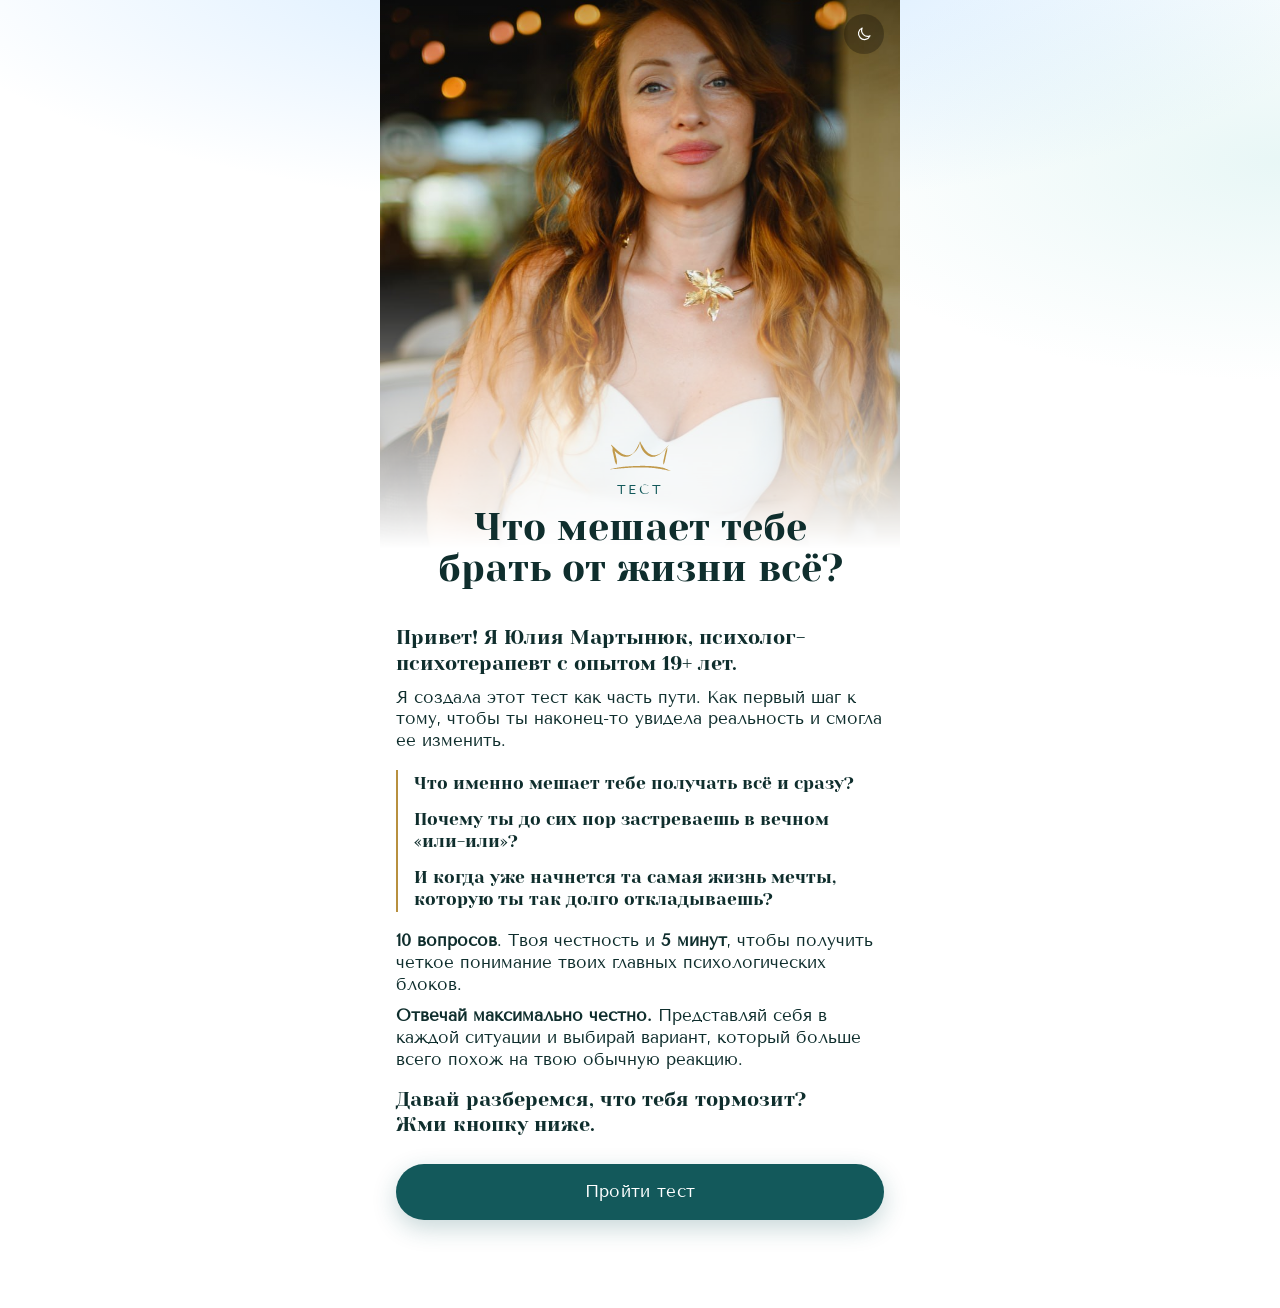
<file: index.html>
<!doctype html>
<html lang="ru">
<head>
<meta charset="utf-8">
<meta name="viewport" content="width=device-width, initial-scale=1, viewport-fit=cover">
<title>Тест — Юлия Мартынюк</title>
<!-- главная = v10: Итоговая: изумруд, фото, светлая + переключатель. Не править вручную: собирается make_versions.py из template.html -->
<meta name="robots" content="noindex">
<meta name="theme-color" content="#19181b">
<link rel="preconnect" href="https://fonts.googleapis.com">
<link rel="preconnect" href="https://fonts.gstatic.com" crossorigin>
<link rel="stylesheet" href="https://fonts.googleapis.com/css2?family=Golos+Text:wght@400;600;700&family=Lora:ital,wght@0,500;0,600;1,500&display=swap">
<link rel="stylesheet" href="quiz.css?v=20261114-3">
</head>
<body>
<main id="app" class="app" aria-live="polite"></main>
<script src="config.js?v=20261114-3"></script>
<script>window.QUIZ_VARIANT = { introStyle: "photo", skin: "emerald", heroPhoto: "yulia_powder.jpg", videoCover: "yulia_big.jpg", resultIcons: true, resultVideo: true, theme: "light", themeKey: "quiz_theme_v10", illus: "photo", introAccent: true };</script>
<script src="illus.js?v=20261114-3"></script>
<script src="quiz.js?v=20261114-3"></script>
</body>
</html>
</file>
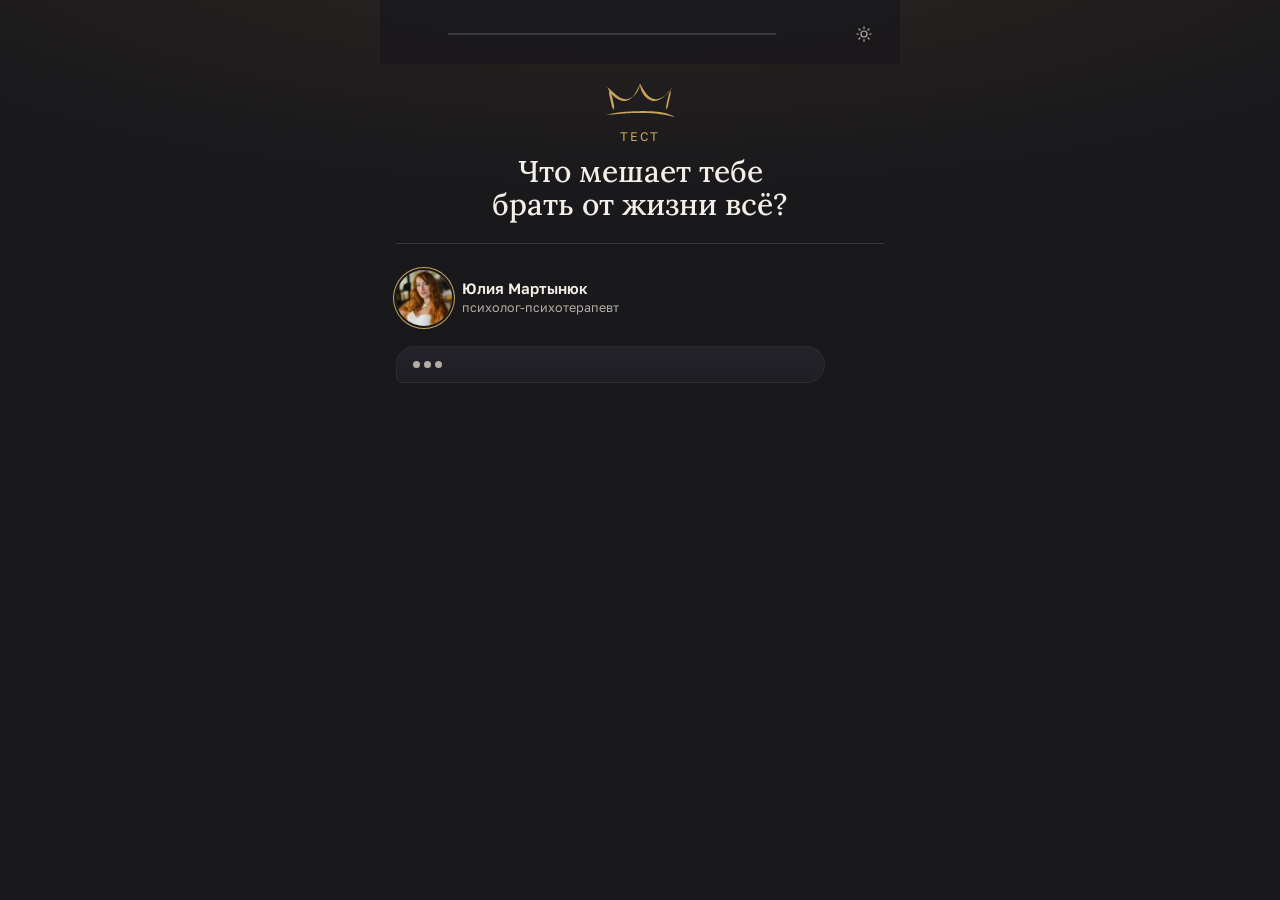
<file: v1/index.html>
<!doctype html>
<html lang="ru">
<head>
<meta charset="utf-8">
<base href="../">
<meta name="viewport" content="width=device-width, initial-scale=1, viewport-fit=cover">
<title>Тест — Юлия Мартынюк</title>
<!-- версия v1: Переписка -->
<meta name="robots" content="noindex">
<meta name="theme-color" content="#19181b">
<link rel="preconnect" href="https://fonts.googleapis.com">
<link rel="preconnect" href="https://fonts.gstatic.com" crossorigin>
<link rel="stylesheet" href="https://fonts.googleapis.com/css2?family=Golos+Text:wght@400;600;700&family=Lora:ital,wght@0,500;0,600;1,500&display=swap">
<link rel="stylesheet" href="quiz.css?v=20261114-3">
</head>
<body>
<main id="app" class="app" aria-live="polite"></main>
<script src="config.js?v=20261114-3"></script>
<script>window.QUIZ_VARIANT = { introStyle: "chat" };</script>
<script src="illus.js?v=20261114-3"></script>
<script src="quiz.js?v=20261114-3"></script>
</body>
</html>
</file>
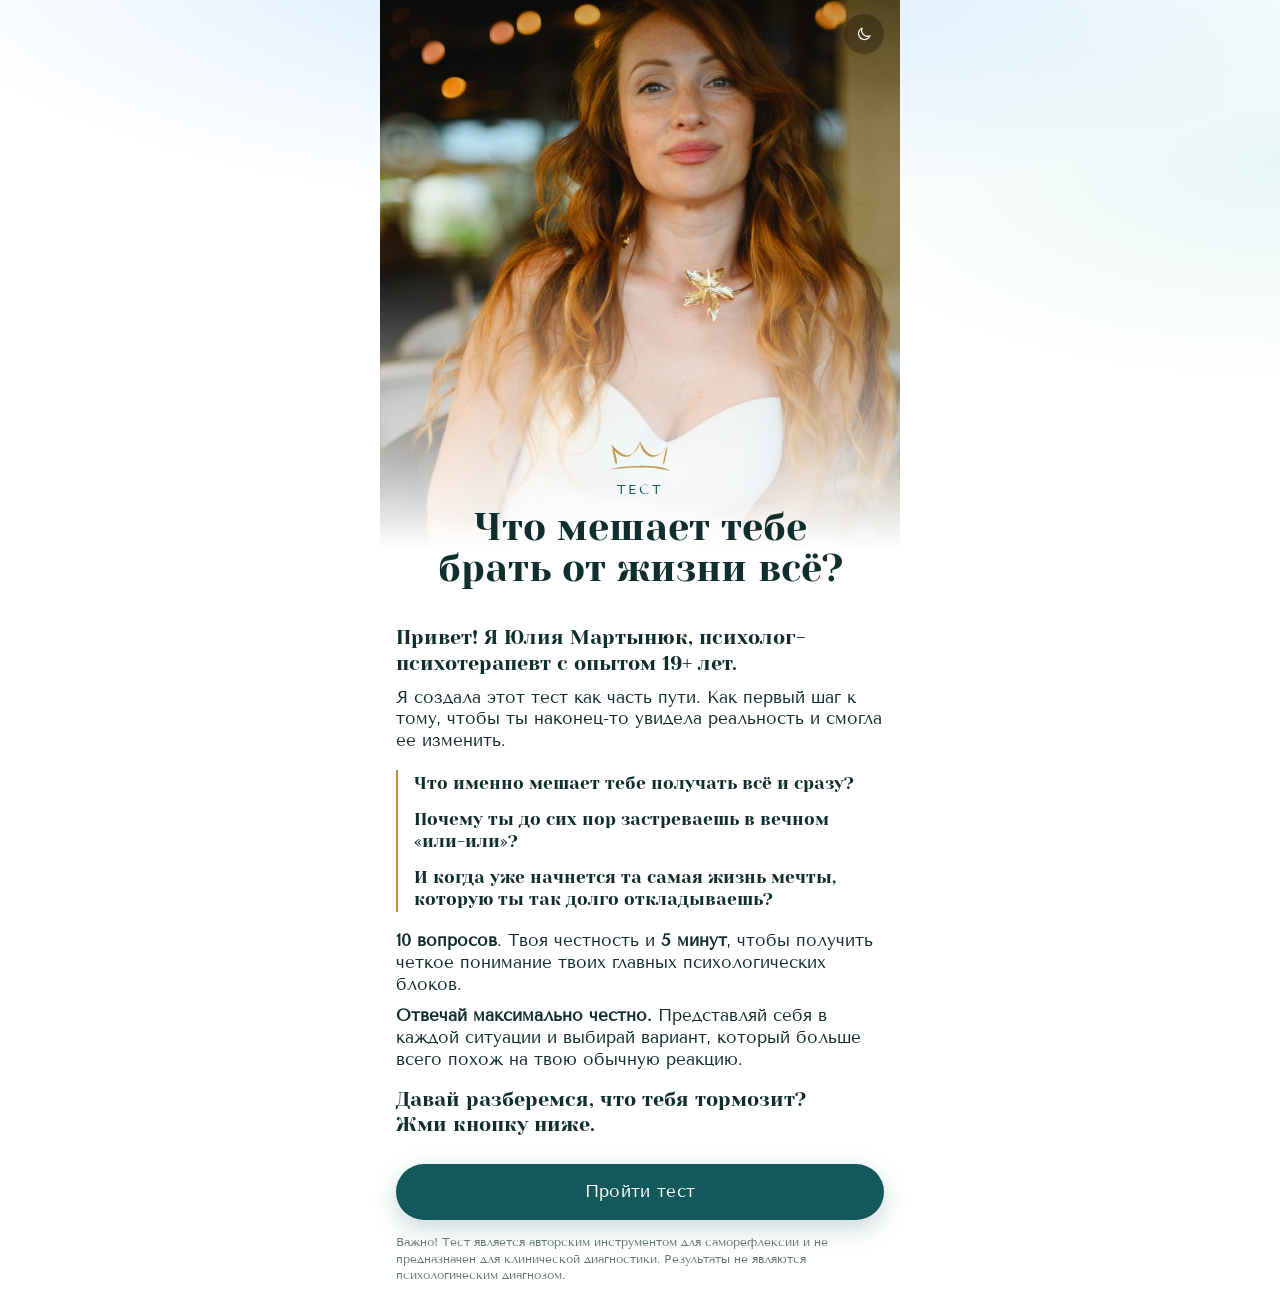
<file: v10/index.html>
<!doctype html>
<html lang="ru">
<head>
<meta charset="utf-8">
<base href="../">
<meta name="viewport" content="width=device-width, initial-scale=1, viewport-fit=cover">
<title>Тест — Юлия Мартынюк</title>
<!-- версия v10: Итоговая: изумруд, фото, светлая + переключатель -->
<meta name="robots" content="noindex">
<meta name="theme-color" content="#19181b">
<link rel="preconnect" href="https://fonts.googleapis.com">
<link rel="preconnect" href="https://fonts.gstatic.com" crossorigin>
<link rel="stylesheet" href="https://fonts.googleapis.com/css2?family=Golos+Text:wght@400;600;700&family=Lora:ital,wght@0,500;0,600;1,500&display=swap">
<link rel="stylesheet" href="quiz.css?v=20261114-3">
</head>
<body>
<main id="app" class="app" aria-live="polite"></main>
<script src="config.js?v=20261114-3"></script>
<script>window.QUIZ_VARIANT = { introStyle: "photo", skin: "emerald", heroPhoto: "yulia_powder.jpg", videoCover: "yulia_big.jpg", resultIcons: true, resultVideo: true, theme: "light", themeKey: "quiz_theme_v10", illus: "photo", introAccent: true };</script>
<script src="illus.js?v=20261114-3"></script>
<script src="quiz.js?v=20261114-3"></script>
</body>
</html>
</file>
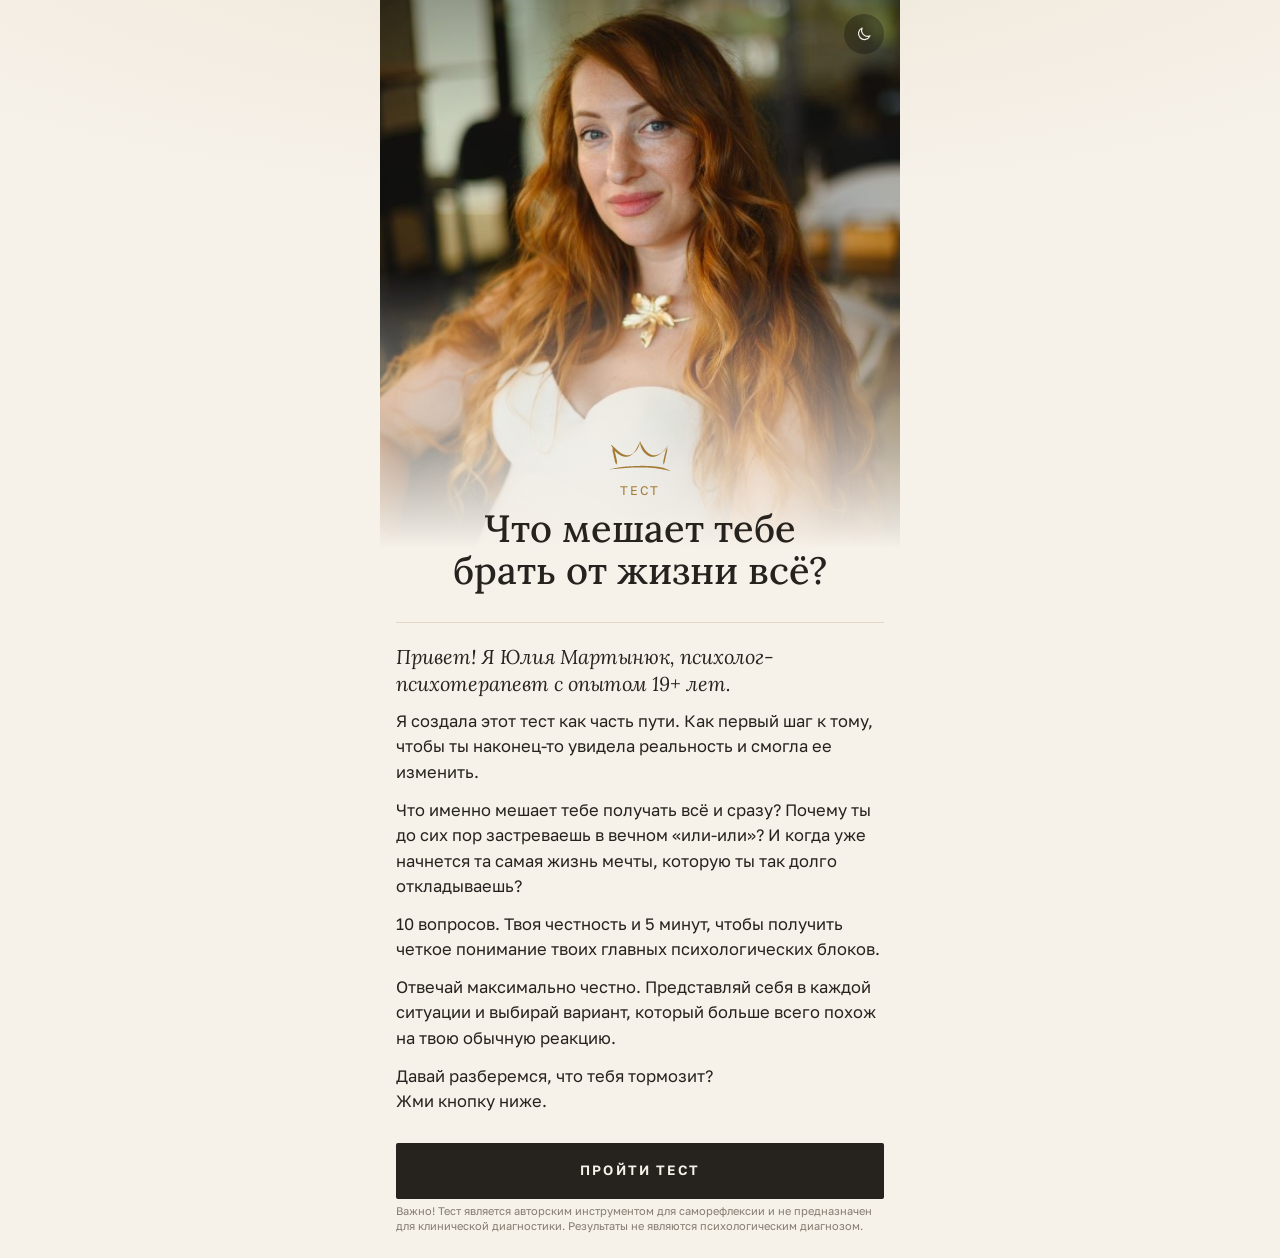
<file: v2/index.html>
<!doctype html>
<html lang="ru">
<head>
<meta charset="utf-8">
<base href="../">
<meta name="viewport" content="width=device-width, initial-scale=1, viewport-fit=cover">
<title>Тест — Юлия Мартынюк</title>
<!-- версия v2: Фото на первом экране, светлая тема -->
<meta name="robots" content="noindex">
<meta name="theme-color" content="#19181b">
<link rel="preconnect" href="https://fonts.googleapis.com">
<link rel="preconnect" href="https://fonts.gstatic.com" crossorigin>
<link rel="stylesheet" href="https://fonts.googleapis.com/css2?family=Golos+Text:wght@400;600;700&family=Lora:ital,wght@0,500;0,600;1,500&display=swap">
<link rel="stylesheet" href="quiz.css?v=20261114-3">
</head>
<body>
<main id="app" class="app" aria-live="polite"></main>
<script src="config.js?v=20261114-3"></script>
<script>window.QUIZ_VARIANT = { introStyle: "photo", theme: "light", themeKey: "quiz_theme_v2" };</script>
<script src="illus.js?v=20261114-3"></script>
<script src="quiz.js?v=20261114-3"></script>
</body>
</html>
</file>
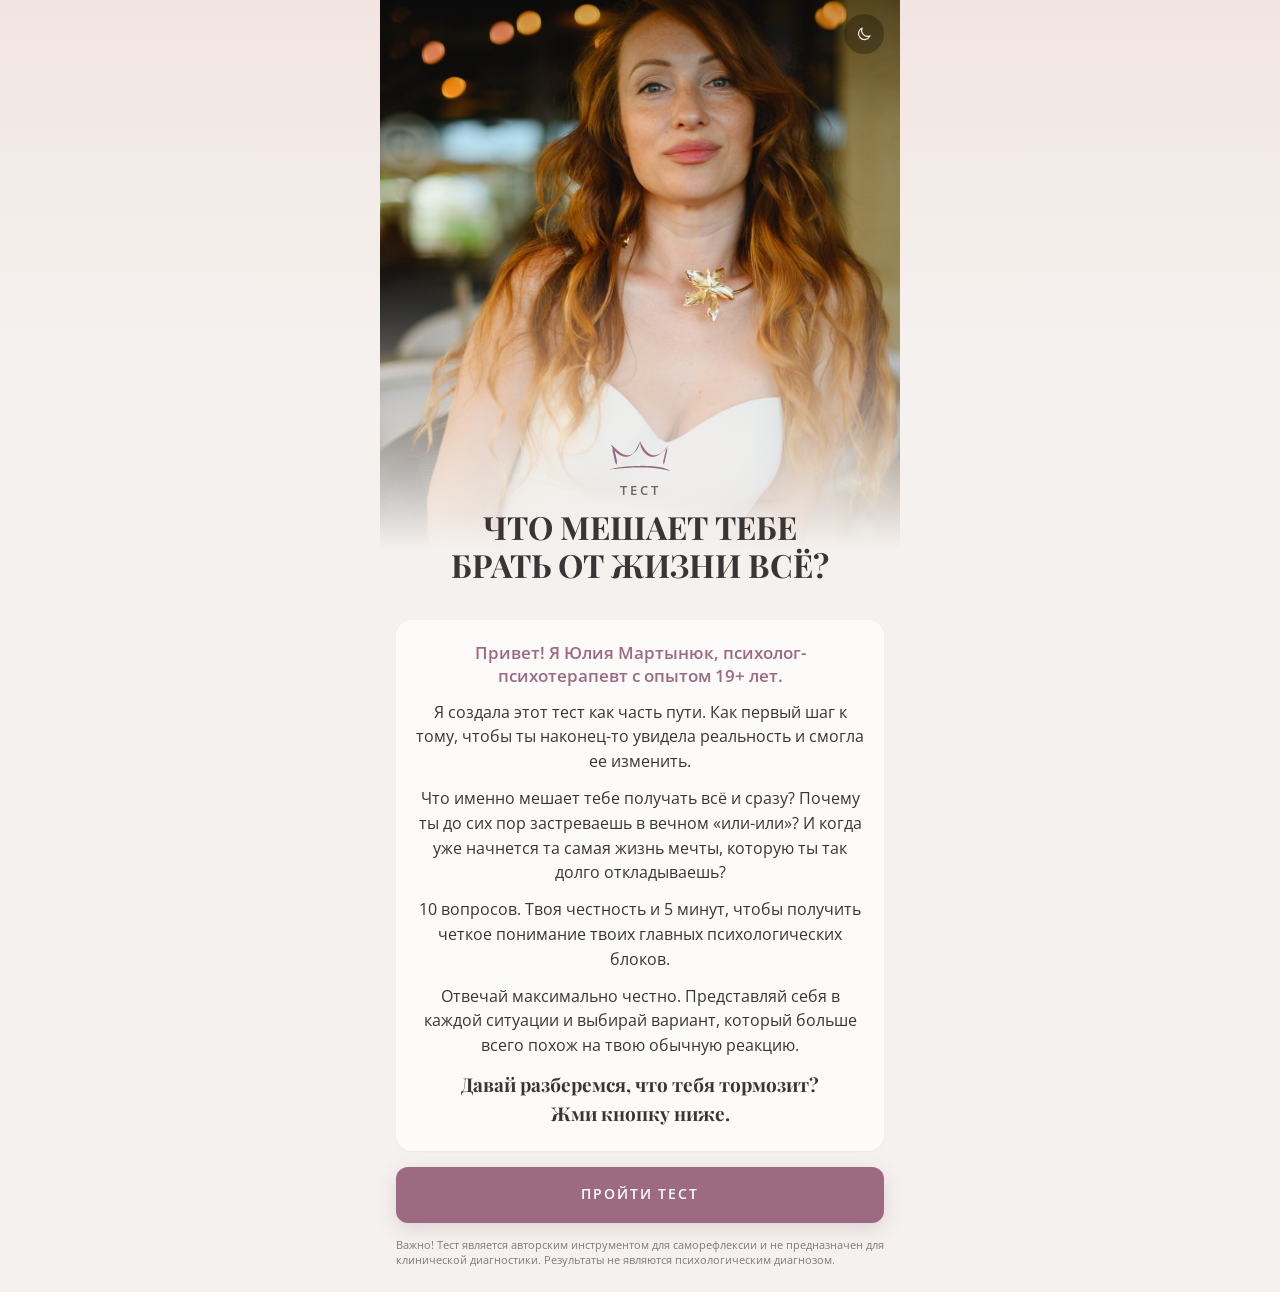
<file: v3/index.html>
<!doctype html>
<html lang="ru">
<head>
<meta charset="utf-8">
<base href="../">
<meta name="viewport" content="width=device-width, initial-scale=1, viewport-fit=cover">
<title>Тест — Юлия Мартынюк</title>
<!-- версия v3: Пудра и слива, тёмная — бургунди -->
<meta name="robots" content="noindex">
<meta name="theme-color" content="#19181b">
<link rel="preconnect" href="https://fonts.googleapis.com">
<link rel="preconnect" href="https://fonts.gstatic.com" crossorigin>
<link rel="stylesheet" href="https://fonts.googleapis.com/css2?family=Golos+Text:wght@400;600;700&family=Lora:ital,wght@0,500;0,600;1,500&display=swap">
<link rel="stylesheet" href="quiz.css?v=20261114-3">
</head>
<body>
<main id="app" class="app" aria-live="polite"></main>
<script src="config.js?v=20261114-3"></script>
<script>window.QUIZ_VARIANT = { introStyle: "photo", skin: "powder", heroPhoto: "yulia_powder.jpg", theme: "light", themeKey: "quiz_theme_v3" };</script>
<script src="illus.js?v=20261114-3"></script>
<script src="quiz.js?v=20261114-3"></script>
</body>
</html>
</file>
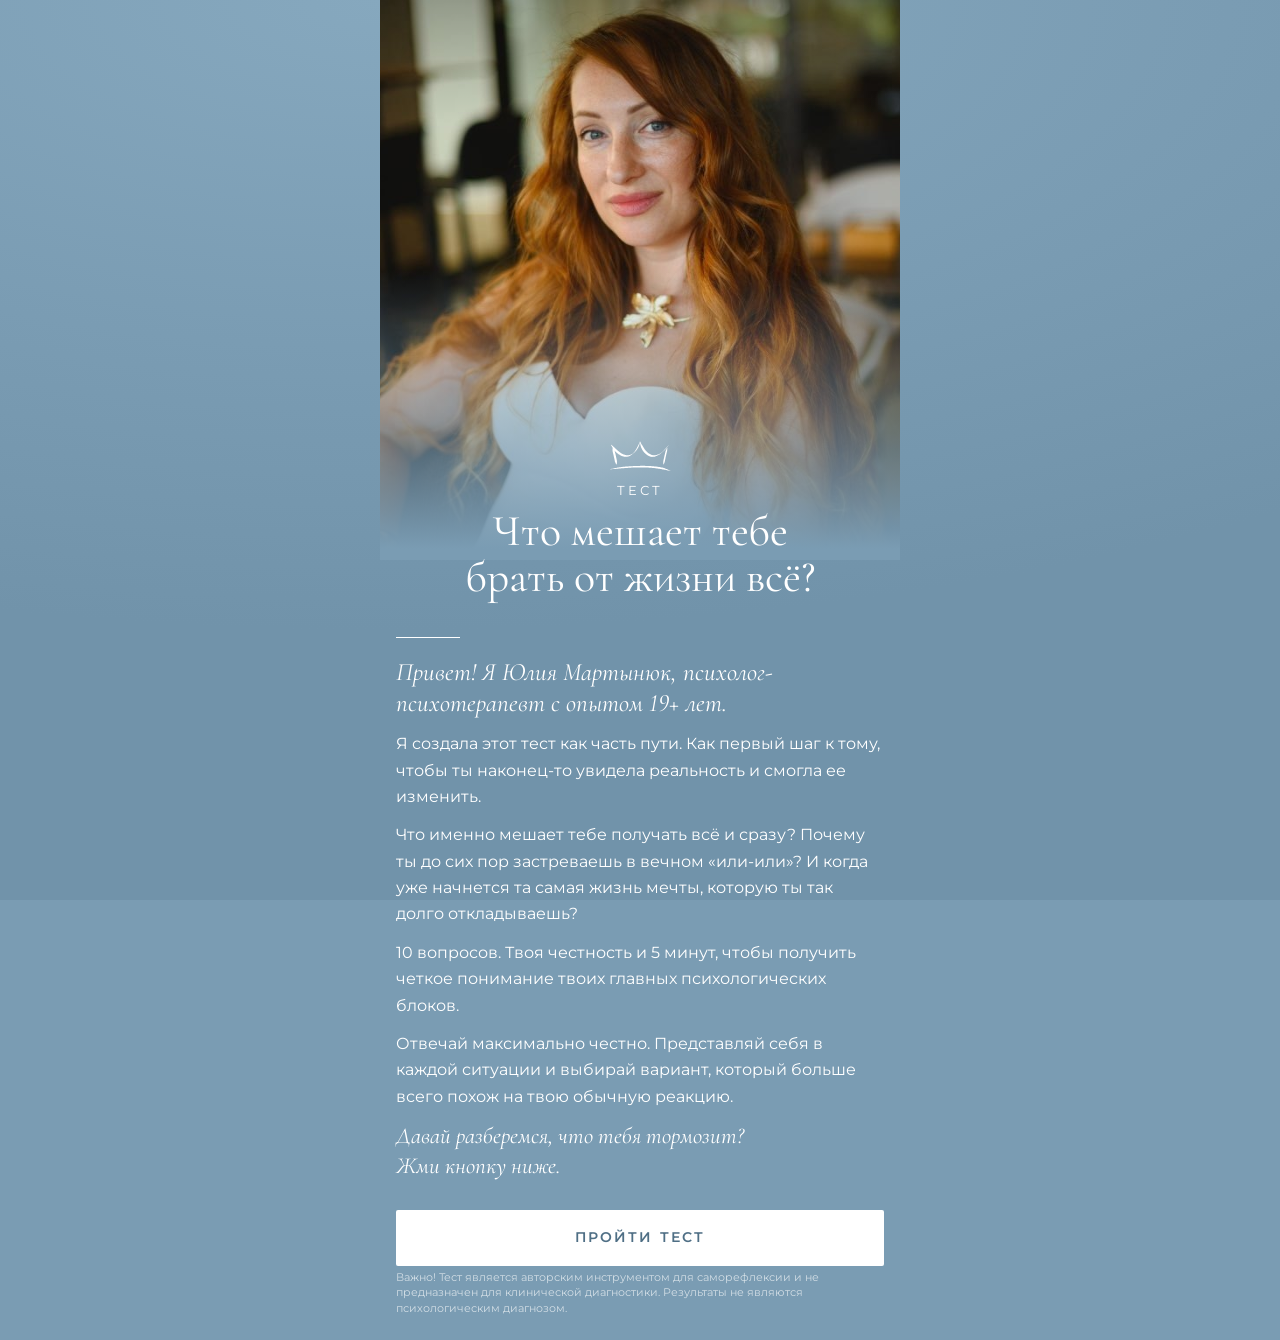
<file: v4/index.html>
<!doctype html>
<html lang="ru">
<head>
<meta charset="utf-8">
<base href="../">
<meta name="viewport" content="width=device-width, initial-scale=1, viewport-fit=cover">
<title>Тест — Юлия Мартынюк</title>
<!-- версия v4: Серо-голубой -->
<meta name="robots" content="noindex">
<meta name="theme-color" content="#19181b">
<link rel="preconnect" href="https://fonts.googleapis.com">
<link rel="preconnect" href="https://fonts.gstatic.com" crossorigin>
<link rel="stylesheet" href="https://fonts.googleapis.com/css2?family=Golos+Text:wght@400;600;700&family=Lora:ital,wght@0,500;0,600;1,500&display=swap">
<link rel="stylesheet" href="quiz.css?v=20261114-3">
</head>
<body>
<main id="app" class="app" aria-live="polite"></main>
<script src="config.js?v=20261114-3"></script>
<script>window.QUIZ_VARIANT = { introStyle: "photo", skin: "sky" };</script>
<script src="illus.js?v=20261114-3"></script>
<script src="quiz.js?v=20261114-3"></script>
</body>
</html>
</file>
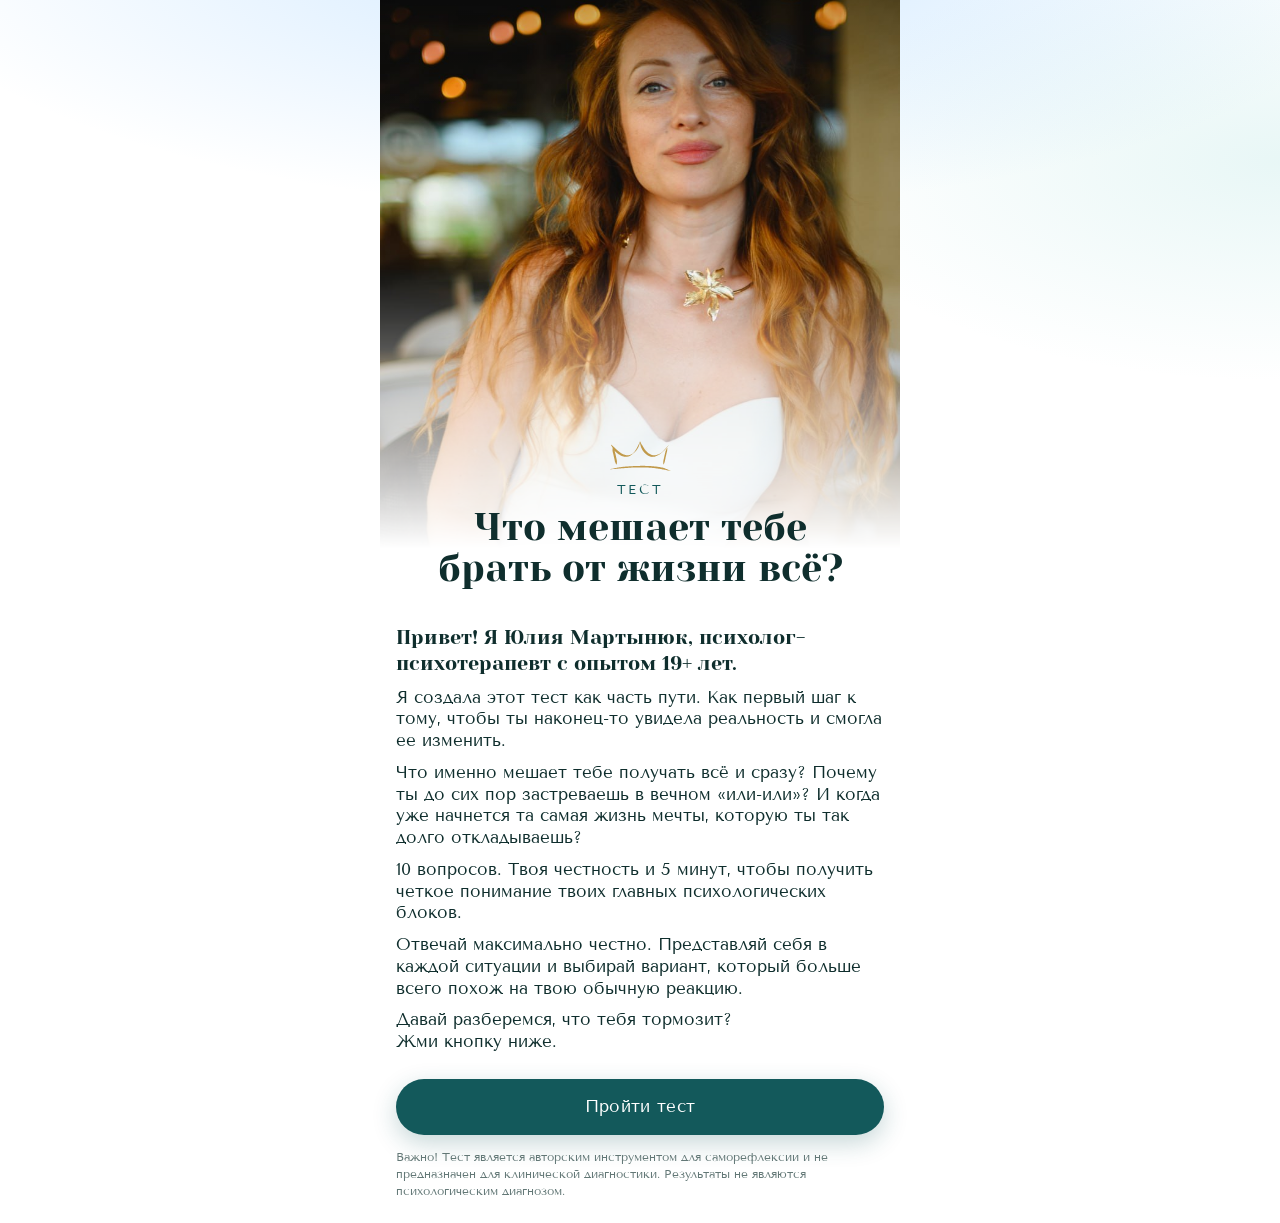
<file: v5/index.html>
<!doctype html>
<html lang="ru">
<head>
<meta charset="utf-8">
<base href="../">
<meta name="viewport" content="width=device-width, initial-scale=1, viewport-fit=cover">
<title>Тест — Юлия Мартынюк</title>
<!-- версия v5: Изумруд, светлая, рисунки -->
<meta name="robots" content="noindex">
<meta name="theme-color" content="#19181b">
<link rel="preconnect" href="https://fonts.googleapis.com">
<link rel="preconnect" href="https://fonts.gstatic.com" crossorigin>
<link rel="stylesheet" href="https://fonts.googleapis.com/css2?family=Golos+Text:wght@400;600;700&family=Lora:ital,wght@0,500;0,600;1,500&display=swap">
<link rel="stylesheet" href="quiz.css?v=20261114-3">
</head>
<body>
<main id="app" class="app" aria-live="polite"></main>
<script src="config.js?v=20261114-3"></script>
<script>window.QUIZ_VARIANT = { introStyle: "photo", skin: "emerald", heroPhoto: "yulia_powder.jpg", videoCover: "yulia_big.jpg", themeLock: true, resultIcons: true, resultVideo: true, theme: "light", illus: "draw" };</script>
<script src="illus.js?v=20261114-3"></script>
<script src="quiz.js?v=20261114-3"></script>
</body>
</html>
</file>
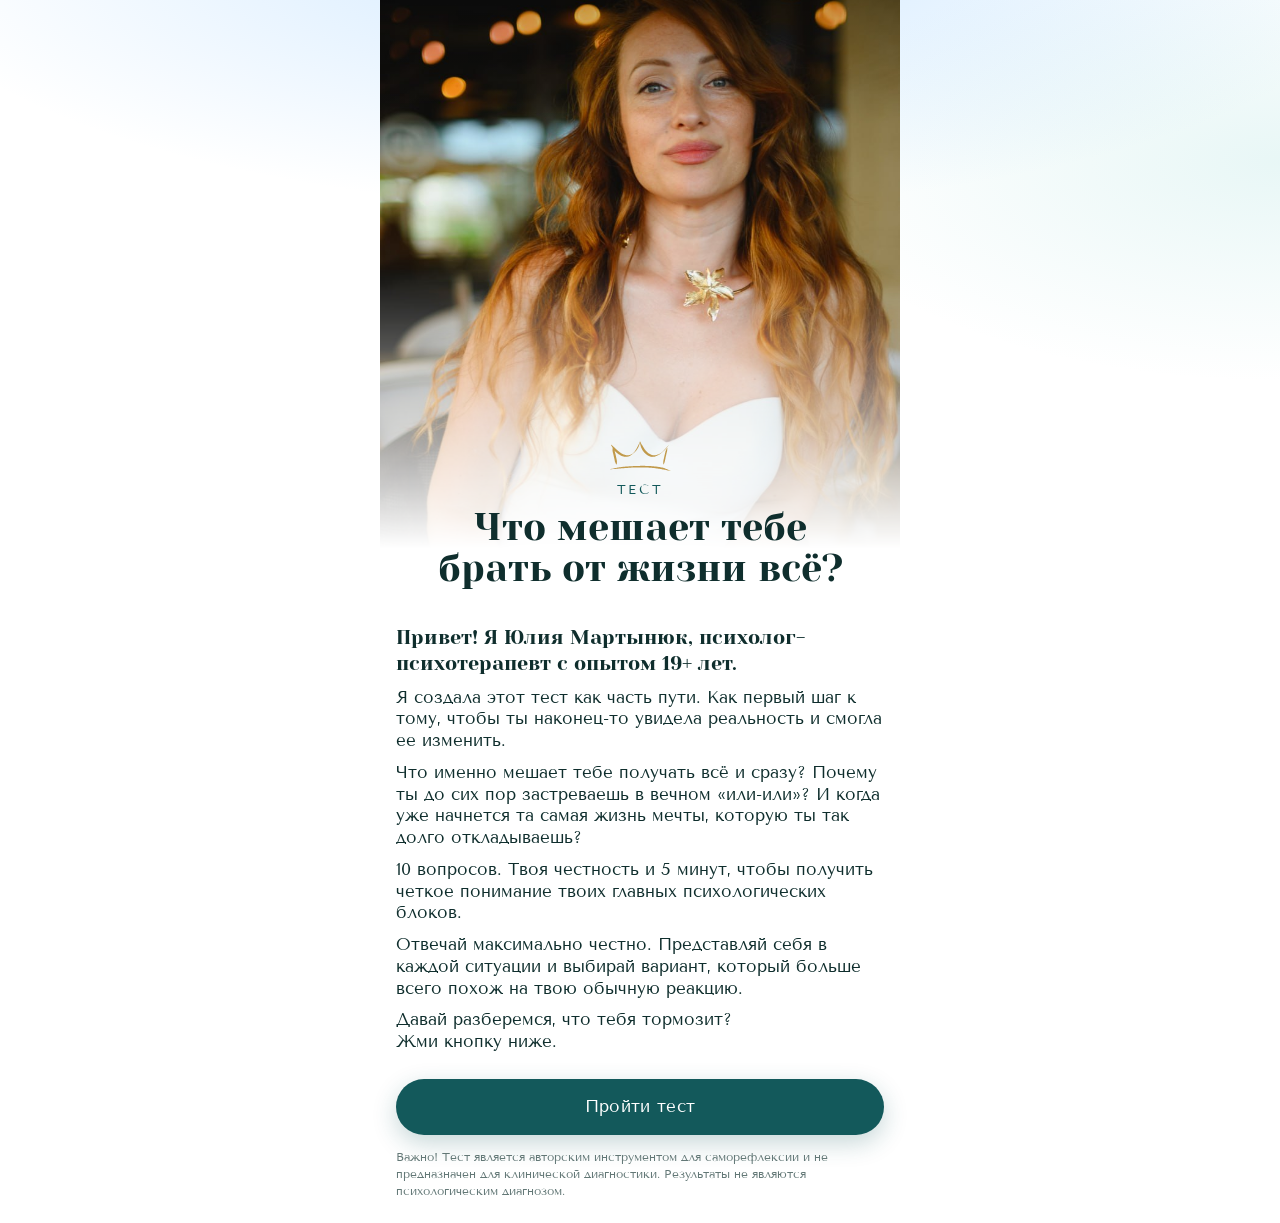
<file: v6/index.html>
<!doctype html>
<html lang="ru">
<head>
<meta charset="utf-8">
<base href="../">
<meta name="viewport" content="width=device-width, initial-scale=1, viewport-fit=cover">
<title>Тест — Юлия Мартынюк</title>
<!-- версия v6: Изумруд, светлая, фото -->
<meta name="robots" content="noindex">
<meta name="theme-color" content="#19181b">
<link rel="preconnect" href="https://fonts.googleapis.com">
<link rel="preconnect" href="https://fonts.gstatic.com" crossorigin>
<link rel="stylesheet" href="https://fonts.googleapis.com/css2?family=Golos+Text:wght@400;600;700&family=Lora:ital,wght@0,500;0,600;1,500&display=swap">
<link rel="stylesheet" href="quiz.css?v=20261114-3">
</head>
<body>
<main id="app" class="app" aria-live="polite"></main>
<script src="config.js?v=20261114-3"></script>
<script>window.QUIZ_VARIANT = { introStyle: "photo", skin: "emerald", heroPhoto: "yulia_powder.jpg", videoCover: "yulia_big.jpg", themeLock: true, resultIcons: true, resultVideo: true, theme: "light", illus: "photo" };</script>
<script src="illus.js?v=20261114-3"></script>
<script src="quiz.js?v=20261114-3"></script>
</body>
</html>
</file>
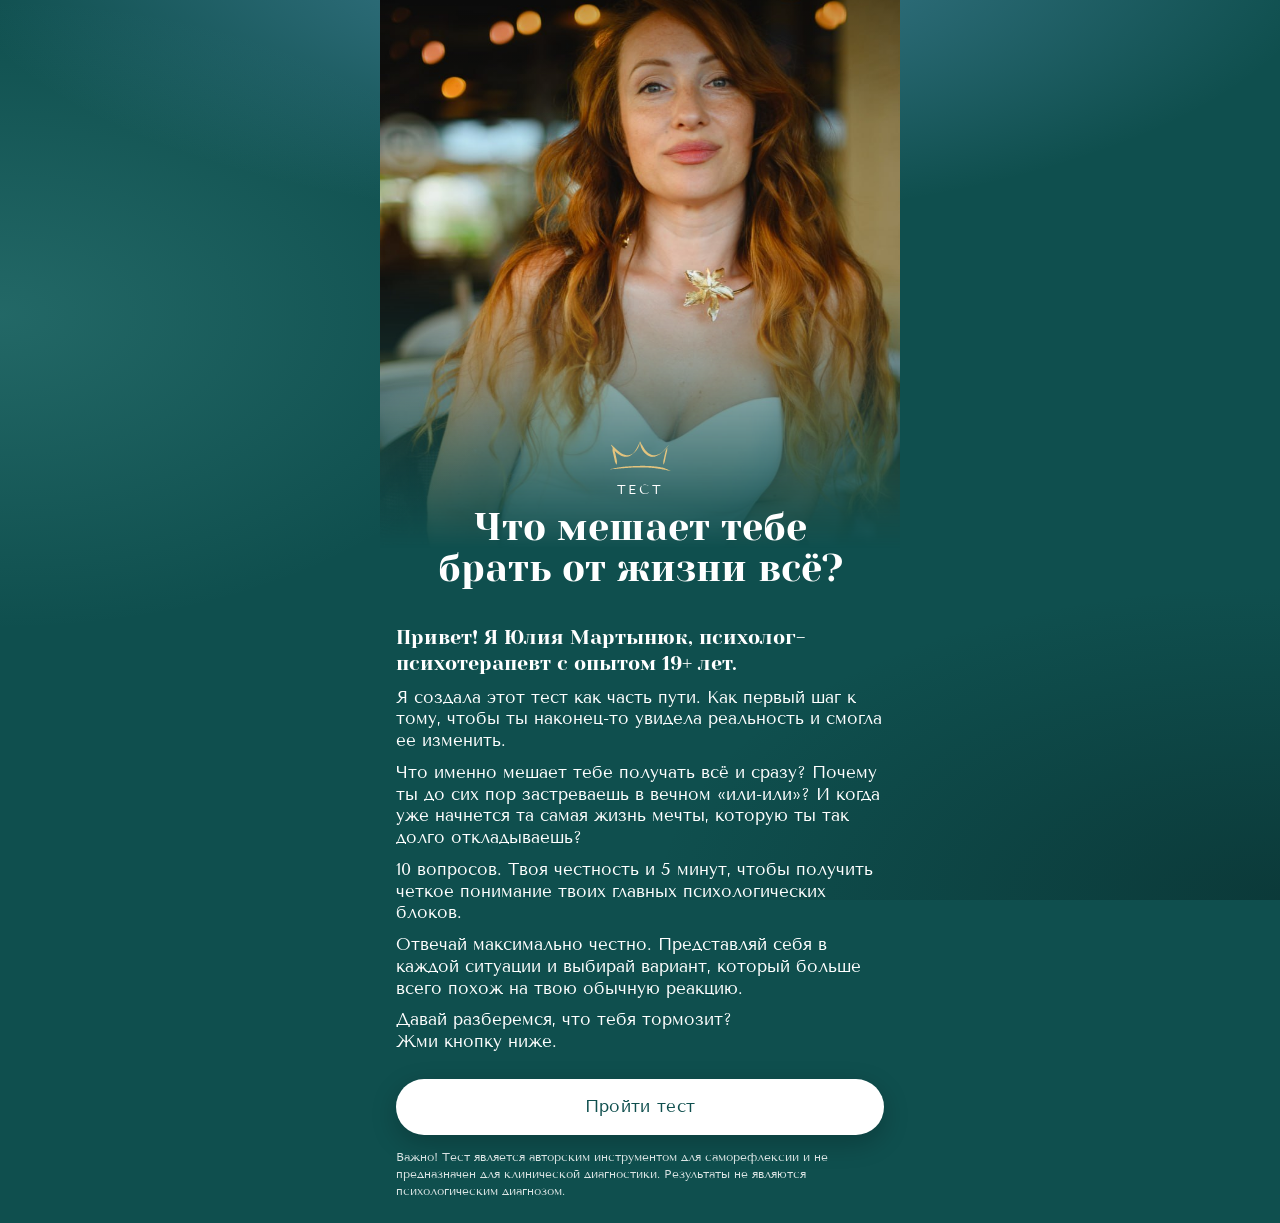
<file: v7/index.html>
<!doctype html>
<html lang="ru">
<head>
<meta charset="utf-8">
<base href="../">
<meta name="viewport" content="width=device-width, initial-scale=1, viewport-fit=cover">
<title>Тест — Юлия Мартынюк</title>
<!-- версия v7: Изумруд, тёмная, рисунки -->
<meta name="robots" content="noindex">
<meta name="theme-color" content="#19181b">
<link rel="preconnect" href="https://fonts.googleapis.com">
<link rel="preconnect" href="https://fonts.gstatic.com" crossorigin>
<link rel="stylesheet" href="https://fonts.googleapis.com/css2?family=Golos+Text:wght@400;600;700&family=Lora:ital,wght@0,500;0,600;1,500&display=swap">
<link rel="stylesheet" href="quiz.css?v=20261114-3">
</head>
<body>
<main id="app" class="app" aria-live="polite"></main>
<script src="config.js?v=20261114-3"></script>
<script>window.QUIZ_VARIANT = { introStyle: "photo", skin: "emerald", heroPhoto: "yulia_powder.jpg", videoCover: "yulia_big.jpg", themeLock: true, resultIcons: true, resultVideo: true, theme: "dark", illus: "draw" };</script>
<script src="illus.js?v=20261114-3"></script>
<script src="quiz.js?v=20261114-3"></script>
</body>
</html>
</file>
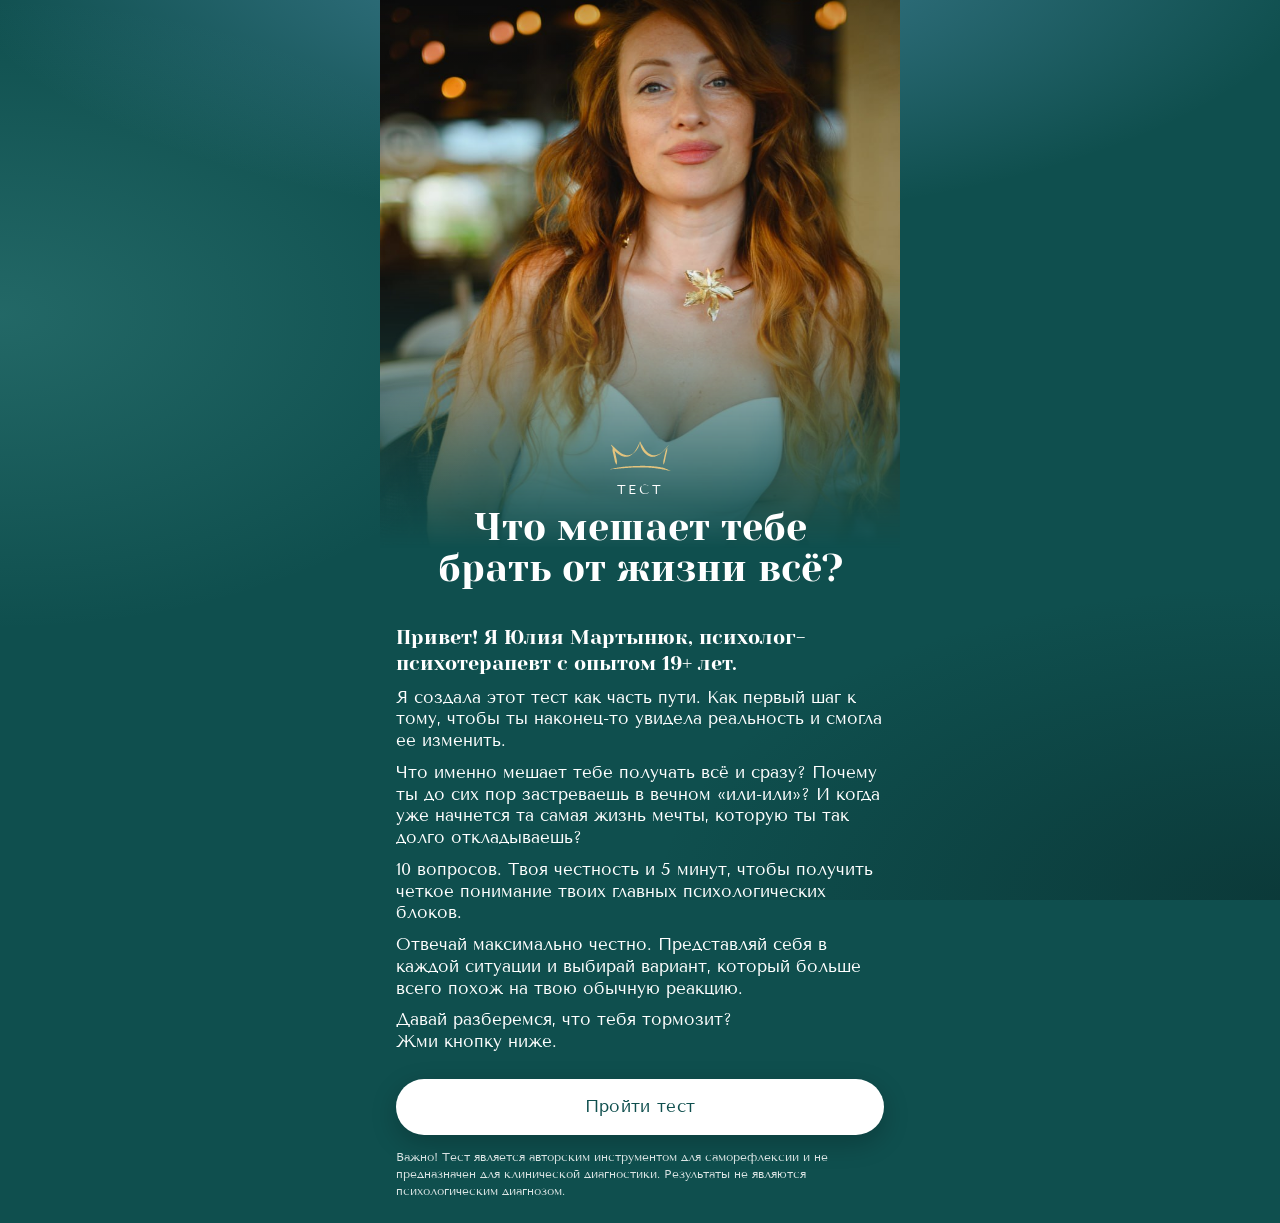
<file: v8/index.html>
<!doctype html>
<html lang="ru">
<head>
<meta charset="utf-8">
<base href="../">
<meta name="viewport" content="width=device-width, initial-scale=1, viewport-fit=cover">
<title>Тест — Юлия Мартынюк</title>
<!-- версия v8: Изумруд, тёмная, фото -->
<meta name="robots" content="noindex">
<meta name="theme-color" content="#19181b">
<link rel="preconnect" href="https://fonts.googleapis.com">
<link rel="preconnect" href="https://fonts.gstatic.com" crossorigin>
<link rel="stylesheet" href="https://fonts.googleapis.com/css2?family=Golos+Text:wght@400;600;700&family=Lora:ital,wght@0,500;0,600;1,500&display=swap">
<link rel="stylesheet" href="quiz.css?v=20261114-3">
</head>
<body>
<main id="app" class="app" aria-live="polite"></main>
<script src="config.js?v=20261114-3"></script>
<script>window.QUIZ_VARIANT = { introStyle: "photo", skin: "emerald", heroPhoto: "yulia_powder.jpg", videoCover: "yulia_big.jpg", themeLock: true, resultIcons: true, resultVideo: true, theme: "dark", illus: "photo" };</script>
<script src="illus.js?v=20261114-3"></script>
<script src="quiz.js?v=20261114-3"></script>
</body>
</html>
</file>
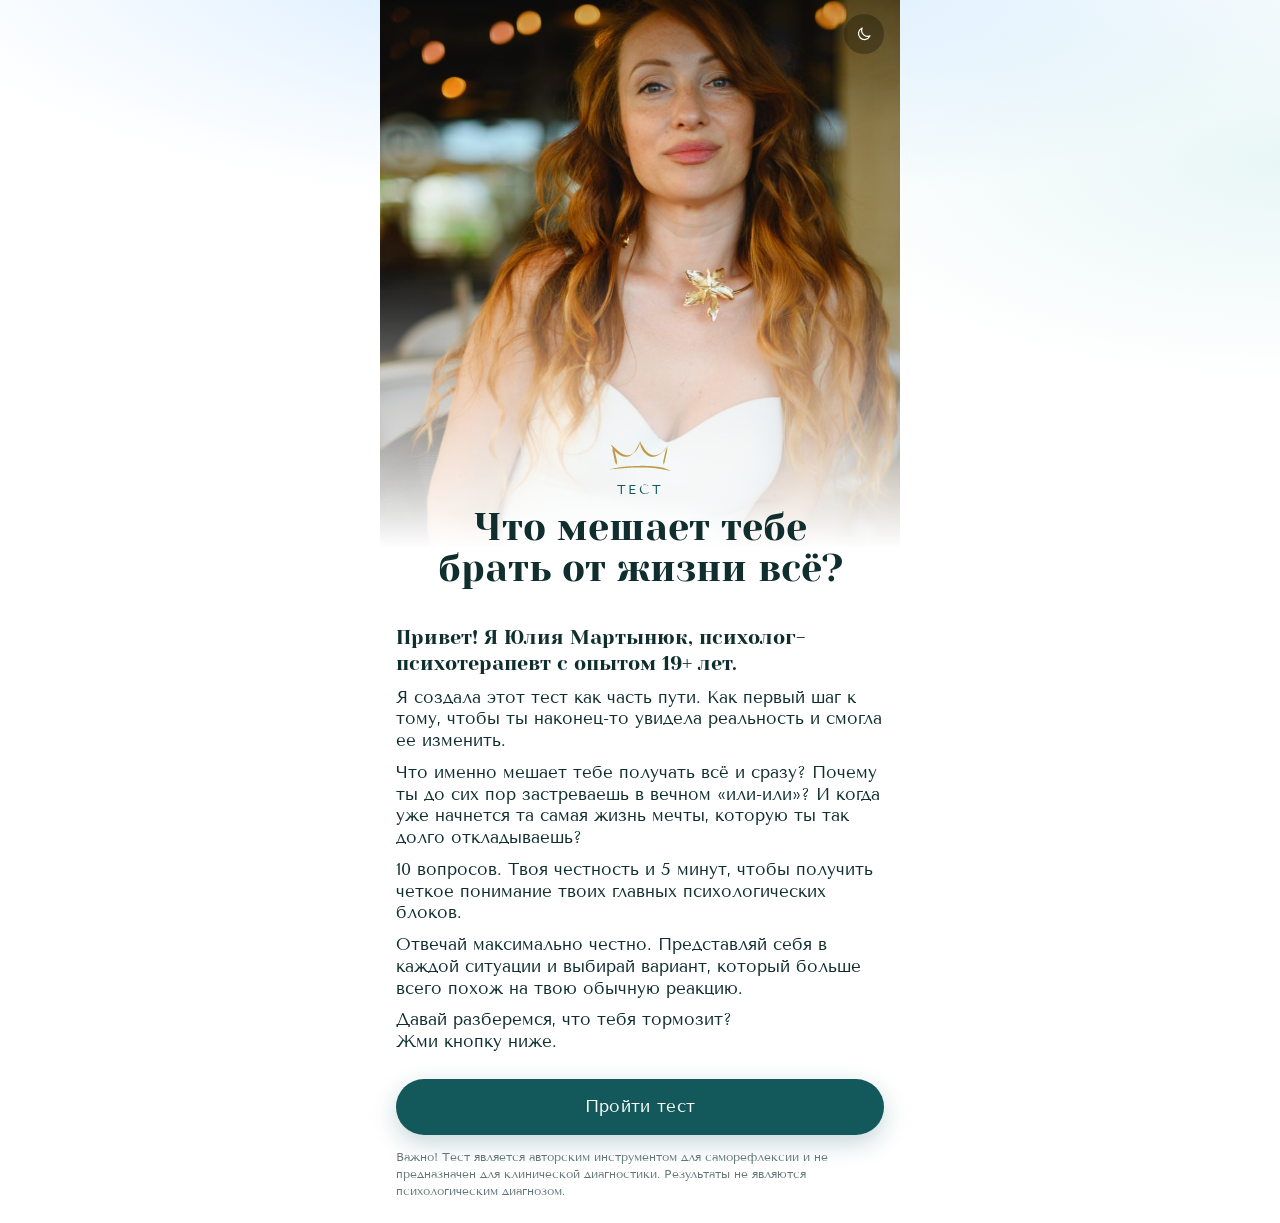
<file: v9/index.html>
<!doctype html>
<html lang="ru">
<head>
<meta charset="utf-8">
<base href="../">
<meta name="viewport" content="width=device-width, initial-scale=1, viewport-fit=cover">
<title>Тест — Юлия Мартынюк</title>
<!-- версия v9: Итоговая: изумруд, рисунки, светлая + переключатель -->
<meta name="robots" content="noindex">
<meta name="theme-color" content="#19181b">
<link rel="preconnect" href="https://fonts.googleapis.com">
<link rel="preconnect" href="https://fonts.gstatic.com" crossorigin>
<link rel="stylesheet" href="https://fonts.googleapis.com/css2?family=Golos+Text:wght@400;600;700&family=Lora:ital,wght@0,500;0,600;1,500&display=swap">
<link rel="stylesheet" href="quiz.css?v=20261114-3">
</head>
<body>
<main id="app" class="app" aria-live="polite"></main>
<script src="config.js?v=20261114-3"></script>
<script>window.QUIZ_VARIANT = { introStyle: "photo", skin: "emerald", heroPhoto: "yulia_powder.jpg", videoCover: "yulia_big.jpg", resultIcons: true, resultVideo: true, theme: "light", themeKey: "quiz_theme_v9", illus: "draw" };</script>
<script src="illus.js?v=20261114-3"></script>
<script src="quiz.js?v=20261114-3"></script>
</body>
</html>
</file>
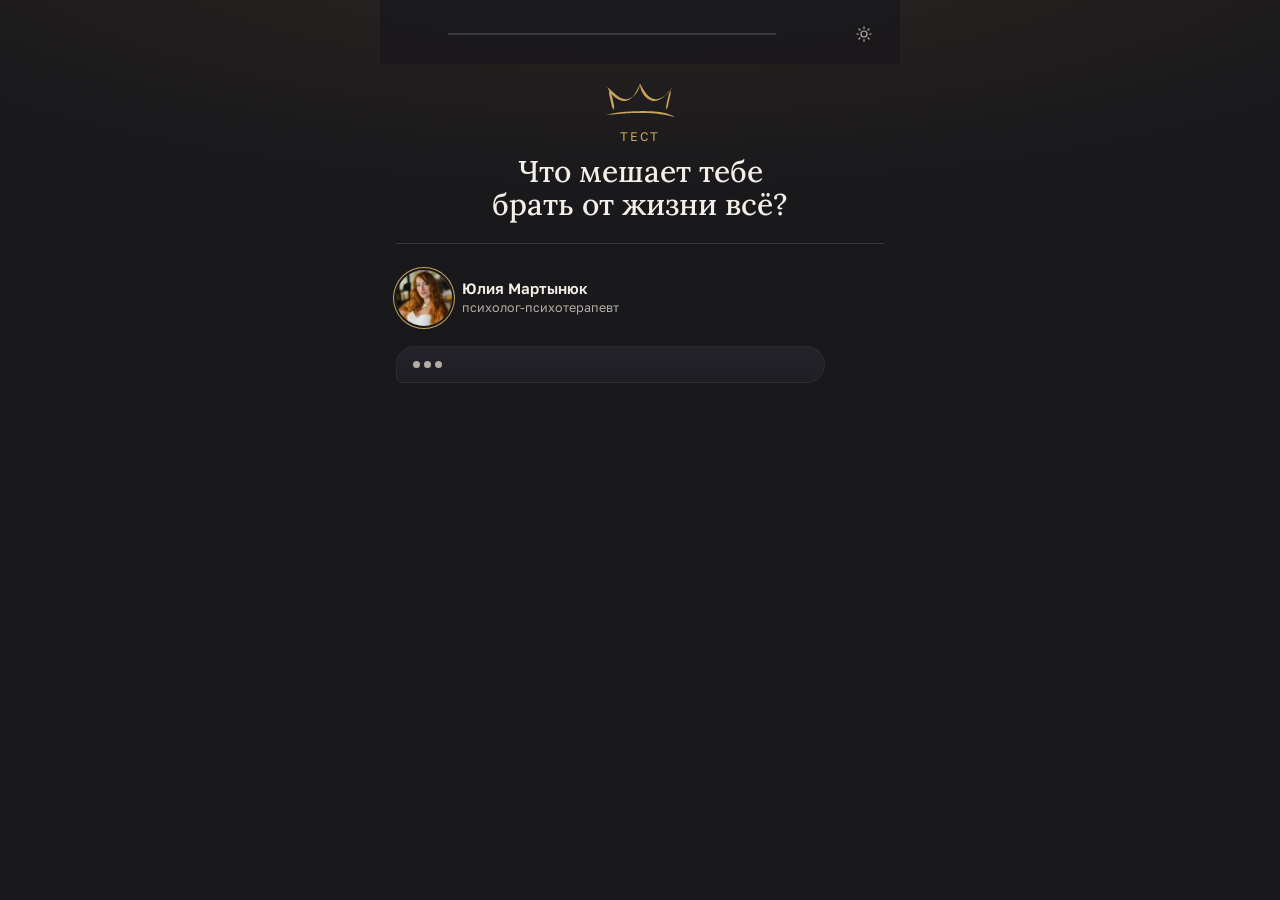
<file: template.html>
<!doctype html>
<html lang="ru">
<head>
<meta charset="utf-8">
<meta name="viewport" content="width=device-width, initial-scale=1, viewport-fit=cover">
<title>Тест — Юлия Мартынюк</title>
<meta name="robots" content="noindex">
<meta name="theme-color" content="#19181b">
<link rel="preconnect" href="https://fonts.googleapis.com">
<link rel="preconnect" href="https://fonts.gstatic.com" crossorigin>
<link rel="stylesheet" href="https://fonts.googleapis.com/css2?family=Golos+Text:wght@400;600;700&family=Lora:ital,wght@0,500;0,600;1,500&display=swap">
<link rel="stylesheet" href="quiz.css?v=20261114-3">
</head>
<body>
<main id="app" class="app" aria-live="polite"></main>
<script src="config.js?v=20261114-3"></script>
<script src="illus.js?v=20261114-3"></script>
<script src="quiz.js?v=20261114-3"></script>
</body>
</html>
</file>
<file: quiz.css>
/* Квиз «Что мешает тебе брать от жизни всё?»
   Фирменный стиль Юлии: графит, золото, Lora. Один тёмный вид по выбору.
   Раскладка: одна колонка-переписка до 520 px, ответы внизу под большой палец. */
:root {
  --bg: #19181b;          /* графит с тёплым оттенком */
  --surface: #232126;     /* пузыри Юлии, карточки */
  --surface-2: #2c2a30;   /* наведение, выбранная карточка */
  --line: #3a3740;
  --ink: #f3eee6;         /* тёплый белый */
  --ink-2: #b4ada3;       /* второстепенный текст */
  --gold: #c9a45c;
  --gold-soft: rgba(201, 164, 92, 0.14);
  --gold-ink: #1b1710;    /* текст на золотой кнопке */
  --font-display: "Lora", Georgia, "Times New Roman", serif;
  --font-body: "Golos Text", -apple-system, "Segoe UI", Roboto, Arial, sans-serif;
  --r: 18px;
  color-scheme: dark;
}
* { box-sizing: border-box; }
html, body { height: 100%; }
body {
  margin: 0;
  background: var(--bg);
  color: var(--ink);
  font-family: var(--font-body);
  font-size: 16px;
  line-height: 1.45;
  -webkit-font-smoothing: antialiased;
}
button { font: inherit; color: inherit; }
:focus-visible { outline: 2px solid var(--gold); outline-offset: 2px; }

.app {
  max-width: 520px;
  margin: 0 auto;
  min-height: 100%;
  display: flex;
  flex-direction: column;
  padding-left: max(16px, env(safe-area-inset-left, 0px));
  padding-right: max(16px, env(safe-area-inset-right, 0px));
  padding-block: 0 24px;
}

.draft {
  margin: 10px 0 0;
  padding: 6px 12px;
  border: 1px dashed var(--gold);
  border-radius: 10px;
  color: var(--gold);
  font-size: 12.5px;
  letter-spacing: 0.02em;
}

/* Верхняя полоса: назад, прогресс, счётчик */
.top {
  position: relative;
  z-index: 5;
  background: var(--bg);
  display: grid;
  grid-template-columns: 40px 1fr auto 40px;
  align-items: center;
  gap: 12px;
  padding-block: 14px 10px;
}
.back {
  width: 40px; height: 40px;
  border: 1px solid var(--line);
  border-radius: 50%;
  background: transparent;
  cursor: pointer;
  display: grid; place-items: center;
}
.back:disabled { visibility: hidden; }
.bar { height: 4px; background: var(--line); border-radius: 4px; overflow: hidden; }
.bar > i { display: block; height: 100%; width: 0; background: var(--gold); border-radius: 4px; transition: width .4s ease; }
.count { font-size: 13px; color: var(--ink-2); font-variant-numeric: tabular-nums; min-width: 44px; text-align: right; }

/* Переписка */
.chat { flex: 1; display: flex; flex-direction: column; gap: 10px; padding-top: 8px; }
.who { display: flex; align-items: center; gap: 10px; margin-bottom: 4px; }
.avatar {
  width: 40px; height: 40px; border-radius: 50%;
  background: var(--gold-soft); border: 1px solid var(--gold);
  color: var(--gold); font-family: var(--font-display); font-weight: 600; font-size: 15px;
  display: grid; place-items: center; overflow: hidden; flex: none;
}
.avatar img { width: 100%; height: 100%; object-fit: cover; }
.who b { display: block; font-weight: 600; font-size: 15px; }
.who span { display: block; font-size: 12.5px; color: var(--ink-2); }

.msg {
  max-width: 88%;
  padding: 12px 16px;
  border-radius: var(--r) var(--r) var(--r) 6px;
  background: var(--surface);
  animation: rise .35s ease both;
}
.msg.q { font-family: var(--font-display); font-size: 21px; line-height: 1.32; padding: 16px 18px; text-wrap: balance; }
.msg.me {
  align-self: flex-end;
  border-radius: var(--r) var(--r) 6px var(--r);
  background: var(--gold-soft);
  border: 1px solid var(--gold);
}
.typing { display: inline-flex; gap: 4px; padding: 14px 16px; }
.typing i { width: 7px; height: 7px; border-radius: 50%; background: var(--ink-2); animation: blink 1s infinite; }
.typing i:nth-child(2) { animation-delay: .15s; }
.typing i:nth-child(3) { animation-delay: .3s; }

/* Ответы */
.answers { display: grid; gap: 10px; padding-top: 18px; }
.opt {
  text-align: left;
  min-height: 56px;
  padding: 14px 16px;
  border: 1px solid var(--line);
  border-radius: 14px;
  background: transparent;
  cursor: pointer;
  line-height: 1.35;
  transition: border-color .15s, background .15s, transform .15s;
  animation: rise .3s ease both;
}
@media (hover: hover) { .opt:hover { border-color: var(--ink-2); background: var(--surface); } }
.opt.on { border-color: var(--gold); background: var(--gold-soft); transform: scale(1.01); }
.answers.locked .opt:not(.on) { opacity: .35; }

.btn {
  display: flex; align-items: center; justify-content: center; gap: 8px;
  width: 100%; min-height: 56px; padding: 14px 20px;
  border: 0; border-radius: 28px;
  background: var(--gold); color: var(--gold-ink);
  font-weight: 600; font-size: 17px; letter-spacing: .01em;
  text-decoration: none; cursor: pointer;
  box-shadow: 0 6px 24px rgba(201, 164, 92, .25);
}
.btn.ghost { background: transparent; color: var(--ink); border: 1px solid var(--line); box-shadow: none; }
.link { background: none; border: 0; color: var(--ink-2); text-decoration: underline; cursor: pointer; padding: 8px; font-size: 14px; }

/* Подсчёт */
.calc { flex: 1; display: grid; place-content: center; justify-items: center; gap: 18px; text-align: center; min-height: 60vh; }
.crown { width: 132px; color: var(--gold); }
.crown svg { display: block; width: 100%; height: auto; }
.crown mask path { fill: none; stroke: #fff; stroke-width: 9; stroke-linecap: round; stroke-dasharray: 1; stroke-dashoffset: 1; animation: draw .45s cubic-bezier(.5, 0, .3, 1) forwards; animation-delay: calc(var(--i) * .3s); }
@keyframes draw { to { stroke-dashoffset: 0; } }
.calc p { font-family: var(--font-display); font-size: 20px; margin: 0; }

/* Результат */
.res { display: flex; flex-direction: column; gap: 22px; padding-top: 8px; }
.eyebrow { font-size: 12.5px; letter-spacing: .14em; text-transform: uppercase; color: var(--gold); margin: 0; }
.res h1 { font-family: var(--font-display); font-weight: 600; font-size: clamp(30px, 8vw, 40px); line-height: 1.1; margin: 6px 0 0; text-wrap: balance; }
.res h1 em { font-style: italic; color: var(--gold); }
.profile { display: grid; gap: 12px; padding: 16px; border: 1px solid var(--line); border-radius: var(--r); }
.prow { display: grid; grid-template-columns: 1fr auto; gap: 6px 10px; font-size: 14.5px; }
.prow .pbar { grid-column: 1 / -1; height: 8px; border-radius: 8px; background: var(--line); overflow: hidden; }
.prow .pbar i { display: block; height: 100%; width: 0; background: var(--ink-2); border-radius: 8px; transition: width .9s cubic-bezier(.2,.8,.2,1); }
.prow.lead { color: var(--ink); font-weight: 600; }
.prow.lead .pbar i { background: var(--gold); }
.prow:not(.lead) { color: var(--ink-2); }
.prow .n { font-variant-numeric: tabular-nums; }
.rtext { display: flex; flex-direction: column; gap: 14px; font-size: 16.5px; }
.rtext p { margin: 0; }
.rtext .strategy { font-family: var(--font-display); font-size: 20px; line-height: 1.35; }
.rtext h3 { margin: 12px 0 0; font-size: 13px; letter-spacing: .1em; text-transform: uppercase; color: var(--gold); font-weight: 600; }
.life { margin: 0; padding: 0; list-style: none; display: grid; gap: 12px; }
.life li { padding-left: 16px; border-left: 2px solid var(--line); }
.life b { font-weight: 600; }
.change { padding: 16px; border: 1px solid var(--gold); background: var(--gold-soft); border-radius: var(--r); margin-top: 6px; }
.change small { display: block; font-size: 12.5px; letter-spacing: .1em; text-transform: uppercase; color: var(--gold); margin-bottom: 6px; }
.change p { font-size: 17px; }

/* Перед результатами */
.before { display: grid; gap: 12px; max-width: 440px; }
.before p { margin: 0; color: var(--ink-2); font-size: 15.5px; }
.before p:first-child { color: var(--ink); font-family: var(--font-display); font-size: 19px; }
.before .btn { margin-top: 10px; }
.crown.done mask path { animation: none; stroke-dashoffset: 0; }

/* Последний экран: лекция */
.final { display: flex; flex-direction: column; gap: 18px; padding-top: 28px; }
.final .crown { align-self: center; width: 110px; }
.final .ftext { margin: 0; font-size: 18px; text-align: center; }
.final h2 { font-family: var(--font-display); font-style: italic; font-weight: 600; font-size: clamp(26px, 7vw, 32px); line-height: 1.15; margin: 0 0 6px; text-align: center; color: var(--gold); text-wrap: balance; }

/* Вопрос: сцена с заголовком, буквы у ответов, пометка под кнопкой */
.msg .qt { display: block; font-family: var(--font-display); font-size: 18px; color: var(--gold); margin-bottom: 6px; }
.msg.scene { font-size: 16px; }
.opt { display: flex; gap: 12px; align-items: flex-start; }
.opt .lt { flex: none; width: 26px; height: 26px; border-radius: 50%; border: 1px solid var(--line); display: grid; place-items: center; font-size: 13px; font-weight: 600; color: var(--gold); margin-top: -1px; }
.opt.on .lt { border-color: var(--gold); }
.note { margin: 4px 0 0; font-size: 11px; line-height: 1.4; color: var(--ink-2); opacity: .85; }
.direct { display: grid; gap: 12px; padding: 16px; border: 1px solid var(--line); border-radius: var(--r); }
.direct p { font-size: 15.5px; }
.word { color: var(--gold); font-weight: 700; letter-spacing: .06em; }
.restart { text-align: center; }

.sticky {
  position: fixed; left: 0; right: 0; bottom: 0; z-index: 6;
  padding: 12px max(16px, env(safe-area-inset-right, 0px)) calc(12px + env(safe-area-inset-bottom, 0px)) max(16px, env(safe-area-inset-left, 0px));
  background: linear-gradient(to top, var(--bg) 70%, rgba(25, 24, 27, 0));
}
.sticky .btn { max-width: 488px; margin: 0 auto; }

/* Баннер cookies */
.consent {
  position: fixed; left: 0; right: 0; bottom: 0; z-index: 20;
  padding: 16px max(16px, env(safe-area-inset-right, 0px)) calc(16px + env(safe-area-inset-bottom, 0px)) max(16px, env(safe-area-inset-left, 0px));
  background: var(--surface); border-top: 1px solid var(--line);
}
.consent > div { max-width: 488px; margin: 0 auto; display: grid; gap: 12px; }
.consent p { margin: 0; font-size: 14px; color: var(--ink-2); }
.consent a { color: var(--ink); }
.consent .row { display: grid; grid-template-columns: 1fr 1fr; gap: 10px; }
.consent .btn { min-height: 48px; font-size: 15px; box-shadow: none; }
.consent .btn.ghost { color: var(--ink); }

/* переход между вопросами: экран мягко въезжает сбоку */
.chat.step { animation: step .3s cubic-bezier(.2, .7, .2, 1) both; }
.chat.leave { opacity: 0; transform: translateX(-20px); transition: opacity .17s ease, transform .17s ease; }
.chat.step.from-left { animation-name: step-back; }
@keyframes step { from { opacity: 0; transform: translateX(28px); } to { opacity: 1; transform: none; } }
@keyframes step-back { from { opacity: 0; transform: translateX(-28px); } to { opacity: 1; transform: none; } }
@keyframes rise { from { opacity: 0; transform: translateY(8px); } to { opacity: 1; transform: none; } }
@keyframes blink { 0%, 100% { opacity: .25; } 50% { opacity: 1; } }
@media (prefers-reduced-motion: reduce) {
  *, *::before, *::after { animation: none !important; transition: none !important; }
  .crown mask path { stroke-dashoffset: 0; }
}
@media (max-width: 380px) {
  .msg.q { font-size: 19px; }
}

.sheet {
  position: fixed; inset: 0; z-index: 30; background: var(--bg);
  display: grid; place-items: center; overflow-y: auto;
  padding: calc(16px + env(safe-area-inset-top, 0px)) max(16px, env(safe-area-inset-right, 0px)) calc(16px + env(safe-area-inset-bottom, 0px)) max(16px, env(safe-area-inset-left, 0px));
}
.sheet > div { width: 100%; max-width: 360px; display: grid; gap: 14px; text-align: center; }
.sheet img { width: 100%; border-radius: 14px; border: 1px solid var(--line); }
.sheet p { margin: 0; color: var(--ink-2); font-size: 14px; }

/* =====================================================================
   Оформление. data-layout="journal" — журнальная вёрстка.
   data-palette: dark (графит, по умолчанию) или light (слоновая кость),
   переключается кнопкой вверху. По умолчанию — theme в config.js.
   ===================================================================== */
.cover { display: none; }

/* --- общая полировка тёмной палитры --- */
html[data-palette="dark"] body {
  background:
    radial-gradient(120% 55% at 50% -12%, rgba(201, 164, 92, .11), transparent 62%),
    var(--bg);
  background-attachment: fixed;
}
html[data-palette="dark"] .top { background: rgba(25, 24, 27, .78); -webkit-backdrop-filter: blur(12px); backdrop-filter: blur(12px); }
html[data-palette="dark"] .btn:not(.ghost) { background: linear-gradient(135deg, #dcbd7a 0%, #c9a45c 45%, #b08843 100%); box-shadow: 0 8px 28px rgba(201, 164, 92, .18); }

/* --- светлая палитра: слоновая кость, графит, приглушённое золото --- */
html[data-palette="light"] {
  --bg: #f6f1e9;
  --surface: #fffdf9;
  --surface-2: #efe7da;
  --line: #e2d8c8;
  --ink: #26221e;
  --ink-2: #70675c;
  --gold: #a47c37;
  --gold-soft: rgba(164, 124, 55, .09);
  --gold-ink: #fbf7f0;
  color-scheme: light;
}
html[data-palette="light"] body {
  background:
    radial-gradient(120% 55% at 50% -12%, rgba(164, 124, 55, .10), transparent 62%),
    var(--bg);
  background-attachment: fixed;
}
html[data-palette="light"] .top { background: rgba(246, 241, 233, .82); -webkit-backdrop-filter: blur(12px); backdrop-filter: blur(12px); }
html[data-palette="light"] .btn:not(.ghost) { background: var(--ink); color: var(--bg); box-shadow: none; }
html[data-palette="light"] .btn.ghost { border-color: var(--ink); color: var(--ink); }
html[data-palette="light"] .change { background: #fffaf0; }

/* --- журнальная вёрстка --- */
html[data-layout="journal"] { --r: 3px; }
html[data-layout="journal"] .back { border: 0; }
html[data-layout="journal"] .bar { height: 2px; border-radius: 0; }
html[data-layout="journal"] .bar > i { border-radius: 0; }
html[data-layout="journal"] .chat:not(.intro) .who { display: none; }
html[data-layout="journal"] .msg { background: none; border: 0; padding: 0; border-radius: 0; max-width: 100%; }
html[data-layout="journal"] .msg.me { display: none; }
html[data-layout="journal"] .typing { padding: 8px 0; }
html[data-layout="journal"] .msg[data-n]::before {
  content: attr(data-n); display: block; margin: 10px 0 16px;
  font-family: var(--font-display); font-style: italic; font-size: 15px; letter-spacing: .1em; color: var(--gold);
}
html[data-layout="journal"] .msg .qt { font-size: 31px; line-height: 1.12; font-weight: 500; color: var(--ink); margin-bottom: 16px; text-wrap: balance; }
html[data-layout="journal"] .msg.scene { color: var(--ink-2); font-size: 16.5px; line-height: 1.6; }
html[data-layout="journal"] .msg.q { font-style: italic; font-size: 21px; color: var(--ink); margin-top: 8px; padding-top: 18px; border-top: 1px solid var(--line); }
html[data-layout="journal"] .answers { gap: 0; padding-top: 22px; }
html[data-layout="journal"] .opt { border: 0; border-top: 1px solid var(--line); border-radius: 0; padding: 18px 4px; min-height: 0; background: none; }
html[data-layout="journal"] .opt:last-child { border-bottom: 1px solid var(--line); }
html[data-layout="journal"] .opt .lt { border: 0; width: auto; min-width: 18px; height: auto; display: block; margin: 0; font-family: var(--font-display); font-style: italic; font-weight: 500; font-size: 19px; line-height: 1.2; }
@media (hover: hover) { html[data-layout="journal"] .opt:hover { background: none; color: var(--gold); } }
html[data-layout="journal"] .opt.on { background: var(--gold-soft); transform: none; }
html[data-layout="journal"] .answers .btn { margin-top: 6px; }
html[data-layout="journal"] .btn { border-radius: 2px; text-transform: uppercase; letter-spacing: .16em; font-size: 13.5px; min-height: 56px; }
html[data-layout="journal"] .btn.ghost { border-color: var(--gold); color: var(--gold); }
html[data-palette="light"][data-layout="journal"] .btn.ghost { border-color: var(--ink); color: var(--ink); }
html[data-layout="journal"] .link { text-transform: uppercase; letter-spacing: .14em; font-size: 12px; text-decoration: none; border-bottom: 1px solid var(--line); padding: 4px 0; align-self: center; }

/* обложка теста */
html[data-layout="journal"] .cover { display: grid; justify-items: center; text-align: center; gap: 10px; padding: 26px 0 30px; margin-bottom: 18px; border-bottom: 1px solid var(--line); }
html[data-layout="journal"] .cover .crown { width: 96px; }
html[data-layout="journal"] .cover h1 { margin: 0; font-family: var(--font-display); font-weight: 500; font-size: clamp(32px, 9vw, 40px); line-height: 1.1; text-wrap: balance; }
html[data-layout="journal"] .intro .who { margin-bottom: 10px; }
html[data-layout="journal"] .intro .avatar { width: 52px; height: 52px; font-size: 17px; }
html[data-layout="journal"] .intro .msg { font-size: 17px; line-height: 1.55; color: var(--ink); }
html[data-layout="journal"] .intro .who + .msg { font-family: var(--font-display); font-style: italic; font-size: 22px; line-height: 1.3; }

/* результат и финал */
html[data-layout="journal"] .res h1 { font-weight: 500; font-size: clamp(34px, 9.5vw, 44px); }
html[data-layout="journal"] .profile { border: 0; border-block: 1px solid var(--line); border-radius: 0; padding: 18px 0; }
html[data-layout="journal"] .rtext .strategy { font-style: italic; padding-left: 16px; border-left: 2px solid var(--gold); }
html[data-layout="journal"] .life li { border-left-color: var(--gold); }
html[data-layout="journal"] .change { background: none; }
html[data-palette="light"] .change { background: #fffaf0; }
html[data-layout="journal"] .direct { background: none; }
html[data-layout="journal"] .final h2 { font-weight: 500; }

/* верхняя полоса во всю ширину, без «плашки» по краям */
html[data-palette] .top {
  margin-inline: calc(-1 * max(16px, env(safe-area-inset-left, 0px)));
  padding-inline: max(16px, env(safe-area-inset-left, 0px));
}
html[data-palette] .top { background: transparent; -webkit-backdrop-filter: none; backdrop-filter: none; }
html[data-palette] .top::before { content: ""; position: absolute; inset: 0; z-index: -1; background: var(--bg); opacity: .86; }

/* кнопка смены темы */
.theme { width: 40px; height: 40px; border: 0; border-radius: 50%; background: transparent; color: var(--ink-2); cursor: pointer; display: grid; place-items: center; }
@media (hover: hover) { .theme:hover { color: var(--gold); } }

/* первый экран: шапка поменьше, сообщения Юлии пузырями с «печатает…» */
html[data-layout="journal"] .cover { gap: 8px; padding: 10px 0 22px; margin-bottom: 16px; }
html[data-layout="journal"] .cover .crown { width: 72px; }
html[data-layout="journal"] .cover h1 { font-size: clamp(25px, 7vw, 30px); }
html[data-layout="journal"] .intro .who + .msg { font-family: var(--font-body); font-style: normal; font-size: 16px; line-height: 1.45; }
html[data-layout="journal"] .intro .msg {
  max-width: 88%; padding: 12px 16px; font-size: 16px; line-height: 1.45;
  background: var(--surface); border: 1px solid var(--line);
  border-radius: 20px 20px 20px 6px;
}
html[data-palette="dark"][data-layout="journal"] .intro .msg { background: linear-gradient(180deg, #25232a, #201e24); border-color: rgba(255, 255, 255, .05); }
html[data-layout="journal"] .intro .typing { padding: 14px 16px; }
html[data-palette="light"] .intro .msg { box-shadow: 0 1px 2px rgba(38, 34, 30, .04); }

/* мелкие ссылки внизу последнего экрана: «Поделиться в сторис», «Пройти заново» */
.links { display: flex; justify-content: center; flex-wrap: wrap; gap: 4px 24px; }
html[data-layout="journal"] .links .link { align-self: auto; }

/* фото Юлии в круглой рамке */
.avatar:has(img) { background: none; border: 0; box-shadow: 0 0 0 2px var(--bg), 0 0 0 3px var(--gold); }
html[data-layout="journal"] .intro .avatar { width: 56px; height: 56px; }

/* перенос строки в тексте (Enter в редакторе) */
.msg, .note, .before p, .rtext p, .final .ftext { white-space: pre-line; }

/* ---------- первый экран с большим фото (introStyle: "photo") ---------- */
.app.has-hero .top { position: absolute; left: 0; right: 0; margin: 0; z-index: 6; }
.app.has-hero .top::before { display: none; }
.app.has-hero .top .back, .app.has-hero .top .bar, .app.has-hero .top .count { visibility: hidden; }
.app.has-hero { position: relative; }
.app.has-hero .theme { color: #f3eee6; background: rgba(0, 0, 0, .28); }
.chat.hero { padding-top: 0; gap: 0; }
.hero-img {
  position: relative;
  margin-inline: calc(-1 * max(16px, env(safe-area-inset-left, 0px)));
  height: min(64vh, 560px);
  overflow: hidden;
  animation: heroIn .9s ease both;
}
.hero-img img { width: 100%; height: 100%; object-fit: cover; object-position: 50% 18%; display: block; }
.hero-img::after { content: ""; position: absolute; inset: 0; background: linear-gradient(180deg, rgba(0,0,0,.22) 0%, transparent 22%, transparent 48%, var(--bg) 98%); }
.hero-head { position: relative; margin-top: -120px; display: grid; justify-items: center; text-align: center; gap: 8px; animation: rise .6s .15s ease both; }
.hero-head .crown { width: 64px; color: var(--gold); }
.hero-head h1 { margin: 0; font-family: var(--font-display); font-weight: 500; font-size: clamp(30px, 8.6vw, 38px); line-height: 1.1; text-wrap: balance; }
.byline { margin: 14px 0 0; text-align: center; font-size: 13px; color: var(--ink-2); animation: rise .6s .2s ease both; }
.byline b { color: var(--ink); font-weight: 600; }
.hero-text { margin-top: 22px; padding-top: 20px; border-top: 1px solid var(--line); }
.hero-text p { margin: 0 0 12px; font-size: 16.5px; line-height: 1.55; white-space: pre-line; animation: rise .5s ease both; }
.hero-text p:first-child { font-family: var(--font-display); font-style: italic; font-size: 20px; line-height: 1.35; }
.chat.hero .answers { padding-top: 10px; }
@keyframes heroIn { from { opacity: 0; transform: scale(1.04); } to { opacity: 1; transform: none; } }

/* =====================================================================
   Варианты оформления в стиле материалов Юлии (skin в config.js или ?skin=)
   ===================================================================== */
html[data-no-toggle] .theme { visibility: hidden; }
html[data-skin="sky"] { font-variant-numeric: lining-nums; }
html[data-skin] body { background: var(--bg); }
html[data-skin] .btn.ghost { background: transparent; }

/* ---------- «Пудра»: пудрово-бежевый, сливовые акценты, заголовки антиквой ---------- */
html[data-skin="powder"] {
  --bg: #f5f1ee;
  --surface: #fdfbfa;
  --surface-2: #f3e8e6;
  --line: #e7dcd8;
  --ink: #3b3436;
  --ink-2: #6f6568;
  --gold: #9c6a82;           /* слива */
  --gold-soft: rgba(156, 106, 130, .10);
  --gold-ink: #fff;
  --font-display: "Playfair Display", Georgia, serif;
  --font-body: "Open Sans", -apple-system, "Segoe UI", Roboto, Arial, sans-serif;
  color-scheme: light;
}
html[data-skin="powder"] body { background: linear-gradient(180deg, #f1e5e2 0, #f5f1ee 340px) no-repeat, var(--bg); }
html[data-skin="powder"] .top::before { background: #f1e5e2; opacity: 1; }
html[data-skin="powder"] .msg[data-n]::before { font-family: var(--font-body); font-style: normal; font-weight: 600; font-size: 13px; letter-spacing: .22em; color: var(--ink-2); text-align: center; content: "ВОПРОС  " attr(data-n); }
html[data-skin="powder"] .msg .qt { font-family: var(--font-display); font-weight: 700; text-transform: uppercase; font-size: 25px; line-height: 1.2; letter-spacing: .01em; text-align: center; }
html[data-skin="powder"] .msg.scene { text-align: center; color: var(--ink-2); }
html[data-skin="powder"] .msg.q { font-family: var(--font-display); font-style: italic; color: var(--gold); border-top: 0; text-align: center; font-size: 20px; }
html[data-skin="powder"] .answers { gap: 10px; }
html[data-skin="powder"] .opt { background: var(--surface); border: 0; border-radius: 14px; padding: 18px 18px; box-shadow: 0 1px 3px rgba(59, 52, 54, .06); color: var(--ink); }
html[data-skin="powder"] .opt:last-child { border-bottom: 0; }
html[data-skin="powder"] .opt .lt { font-family: var(--font-display); font-style: normal; font-weight: 400; color: var(--gold); font-size: 19px; }
@media (hover: hover) { html[data-skin="powder"] .opt:hover { background: #fff; color: var(--ink); box-shadow: 0 2px 10px rgba(156, 106, 130, .14); } }
html[data-skin="powder"] .opt.on { background: #f6eaee; box-shadow: inset 0 0 0 1px var(--gold); }
html[data-skin="powder"] .btn:not(.ghost) { background: var(--gold); color: #fff; border-radius: 12px; box-shadow: 0 6px 18px rgba(156, 106, 130, .22); letter-spacing: .14em; }
html[data-skin="powder"] .btn.ghost { border-color: var(--gold); color: var(--gold); border-radius: 12px; }
html[data-skin="powder"] .hero-head h1 { font-weight: 700; text-transform: uppercase; font-size: clamp(25px, 7.2vw, 32px); line-height: 1.18; }
html[data-skin="powder"] .hero-head .eyebrow, html[data-skin="powder"] .eyebrow { color: var(--ink-2); font-weight: 600; letter-spacing: .24em; }
html[data-skin="powder"] .hero-text { border-top: 0; background: var(--surface); border-radius: 16px; padding: 22px 20px 10px; margin-top: 20px; box-shadow: 0 1px 3px rgba(59, 52, 54, .05); }
html[data-skin="powder"] .hero-text p { text-align: center; color: var(--ink); font-size: 16px; }
html[data-skin="powder"] .hero-text p:first-child { font-family: var(--font-body); font-style: normal; font-weight: 600; color: var(--gold); font-size: 17px; }
html[data-skin="powder"] .hero-text p:last-child { font-family: var(--font-display); font-weight: 700; font-size: 19px; }
html[data-skin="powder"] .res h1 { font-weight: 700; text-transform: uppercase; font-size: clamp(26px, 7.4vw, 34px); line-height: 1.18; }
html[data-skin="powder"] .rtext .strategy { font-family: var(--font-display); font-style: italic; color: var(--gold); border-left-color: var(--gold); }
html[data-skin="powder"] .rtext h3 { color: var(--gold); letter-spacing: .18em; }
html[data-skin="powder"] .life li { background: var(--surface); border: 0; border-radius: 12px; padding: 14px 16px; box-shadow: 0 1px 3px rgba(59, 52, 54, .05); }
html[data-skin="powder"] .life b { color: var(--gold); }
html[data-skin="powder"] .change { background: var(--surface); border: 0; border-radius: 16px; box-shadow: 0 1px 3px rgba(59, 52, 54, .06); }
html[data-skin="powder"] .profile { border-color: var(--line); }
html[data-skin="powder"] .final h2 { font-style: normal; font-weight: 700; text-transform: uppercase; color: var(--ink); font-size: clamp(22px, 6.4vw, 28px); line-height: 1.2; }
html[data-skin="powder"] .final .ftext { font-family: var(--font-display); font-style: italic; color: var(--gold); }
html[data-skin] .before p { font-family: var(--font-body); font-size: 15.5px; line-height: 1.55; }
html[data-skin] .before p:first-child { font-family: var(--font-display); font-size: 20px; line-height: 1.35; }
html[data-skin="powder"] .before p:first-child { color: var(--gold); font-style: italic; }
html[data-skin="powder"] .avatar:has(img) { box-shadow: 0 0 0 2px var(--bg), 0 0 0 3px var(--gold); }

/* ---------- «Серо-голубой»: белый текст, крупные тонкие цифры, курсив ---------- */
html[data-skin="sky"] {
  --bg: #7a9cb3;
  --surface: rgba(255, 255, 255, .10);
  --surface-2: rgba(255, 255, 255, .16);
  --line: rgba(255, 255, 255, .32);
  --ink: #ffffff;
  --ink-2: rgba(255, 255, 255, .86);
  --gold: #ffffff;
  --gold-soft: rgba(255, 255, 255, .14);
  --gold-ink: #4f6f85;
  --font-display: "Cormorant Garamond", Georgia, serif;
  --font-body: "Montserrat", -apple-system, "Segoe UI", Roboto, Arial, sans-serif;
  color-scheme: dark;
}
html[data-skin="sky"] body { background: radial-gradient(120% 70% at 30% 0%, #86a8be 0%, #7a9cb3 55%, #7193aa 100%) fixed, var(--bg); font-weight: 400; }
html[data-skin="sky"] .msg[data-n]::before { content: attr(data-num); font-family: var(--font-display); font-style: normal; font-weight: 300; font-size: 76px; line-height: .9; letter-spacing: 0; margin: 4px 0 18px; color: #fff; }
html[data-skin="sky"] .msg .qt { font-family: var(--font-display); font-weight: 400; font-size: 36px; line-height: 1.08; }
html[data-skin="sky"] .msg.scene { color: var(--ink-2); font-weight: 400; font-size: 16px; line-height: 1.65; }
html[data-skin="sky"] .msg.q { font-family: var(--font-display); font-style: italic; font-weight: 400; font-size: 25px; border-top: 0; padding-top: 22px; position: relative; }
html[data-skin="sky"] .msg.q::before { content: ""; position: absolute; top: 0; left: 0; width: 64px; height: 1px; background: #fff; }
html[data-skin="sky"] .opt { color: #fff; border-top-color: var(--line); font-weight: 400; }
html[data-skin="sky"] .opt:last-child { border-bottom-color: var(--line); }
html[data-skin="sky"] .opt .lt { font-family: var(--font-display); font-style: normal; font-weight: 300; font-size: 30px; line-height: .9; min-width: 26px; color: #fff; }
@media (hover: hover) { html[data-skin="sky"] .opt:hover { color: #fff; background: rgba(255, 255, 255, .06); } }
html[data-skin="sky"] .opt.on { background: rgba(255, 255, 255, .16); }
html[data-skin="sky"] .btn:not(.ghost) { background: #fff; color: #4f6f85; border-radius: 2px; box-shadow: none; }
html[data-skin="sky"] .btn.ghost { border-color: #fff; color: #fff; }
html[data-skin="sky"] .bar > i { background: #fff; }
html[data-skin="sky"] .hero-head h1 { font-weight: 400; font-size: clamp(36px, 10vw, 44px); line-height: 1.05; }
html[data-skin="sky"] .hero-head .eyebrow, html[data-skin="sky"] .eyebrow { color: #fff; letter-spacing: .24em; font-weight: 400; }
html[data-skin="sky"] .hero-text { border-top: 0; position: relative; }
html[data-skin="sky"] .hero-text::before { content: ""; position: absolute; top: 0; left: 0; width: 64px; height: 1px; background: #fff; }
html[data-skin="sky"] .hero-text p { font-size: 16px; line-height: 1.65; }
html[data-skin="sky"] .hero-text p:first-child { font-size: 25px; font-weight: 400; line-height: 1.25; }
html[data-skin="sky"] .hero-text p:last-child { font-family: var(--font-display); font-style: italic; font-size: 23px; line-height: 1.3; }
html[data-skin="sky"] .note { color: rgba(255, 255, 255, .78); }
html[data-skin="sky"] .byline, html[data-skin="sky"] .byline b { color: #fff; }
html[data-skin="sky"] .res h1 { font-weight: 400; font-size: clamp(38px, 10.5vw, 48px); line-height: 1.04; }
html[data-skin="sky"] .rtext .strategy { font-family: var(--font-display); font-style: italic; font-size: 24px; border-left-color: #fff; }
html[data-skin="sky"] .rtext h3 { color: #fff; font-weight: 500; letter-spacing: .2em; }
html[data-skin="sky"] .life li { border-left-color: rgba(255, 255, 255, .6); }
html[data-skin="sky"] .change { border-color: rgba(255, 255, 255, .6); background: rgba(255, 255, 255, .08); }
html[data-skin="sky"] .final h2 { color: #fff; font-weight: 400; font-size: clamp(30px, 8.4vw, 38px); }
html[data-skin="sky"] .final .ftext { font-family: var(--font-display); font-style: italic; font-size: 22px; }
html[data-skin="sky"] .calc > p { font-size: 26px; }
html[data-skin="sky"] .before p:first-child { font-size: 25px; font-style: italic; }
html[data-skin="sky"] .before p { color: var(--ink-2); }
html[data-skin="sky"] .link { color: #fff; border-bottom-color: rgba(255, 255, 255, .5); }
html[data-skin="sky"] .crown { color: #fff; }
html[data-skin="sky"] .avatar:has(img) { box-shadow: 0 0 0 2px var(--bg), 0 0 0 3px #fff; }

/* ---------- «Пудра», тёмная пара: бордовый с пудровыми акцентами ---------- */
html[data-skin="powder"][data-mode="dark"] {
  --bg: #400f1c;
  --surface: #521827;
  --surface-2: #5f1f31;
  --line: rgba(255, 228, 234, .16);
  --ink: #fbeff2;
  --ink-2: #e3c3cc;
  --gold: #f0bfcc;           /* пудрово-розовый */
  --gold-soft: rgba(240, 191, 204, .14);
  --gold-ink: #4a1624;
  color-scheme: dark;
}
html[data-skin="powder"][data-mode="dark"] body { background: radial-gradient(120% 60% at 50% -10%, #5a1828 0%, #400f1c 60%, #370c18 100%) fixed, var(--bg); }
html[data-skin="powder"][data-mode="dark"] .top::before { background: #3a0d19; }
html[data-skin="powder"][data-mode="dark"] .opt { box-shadow: 0 1px 0 rgba(0, 0, 0, .12); }
@media (hover: hover) { html[data-skin="powder"][data-mode="dark"] .opt:hover { background: var(--surface-2); color: var(--ink); box-shadow: none; } }
html[data-skin="powder"][data-mode="dark"] .opt.on { background: #6b2338; box-shadow: inset 0 0 0 1px var(--gold); }
html[data-skin="powder"][data-mode="dark"] .btn:not(.ghost) { background: #f3c9d4; color: #4a1624; box-shadow: 0 6px 22px rgba(0, 0, 0, .22); }
html[data-skin="powder"][data-mode="dark"] .hero-text, html[data-skin="powder"][data-mode="dark"] .life li, html[data-skin="powder"][data-mode="dark"] .change { box-shadow: none; }
html[data-skin="powder"][data-mode="dark"] .msg.scene, html[data-skin="powder"][data-mode="dark"] .before p { color: var(--ink-2); }

/* =====================================================================
   «Изумруд» (правки 12.11): цвета стен Юлии, голубое свечение сзади,
   белый вместо бежевого, Onest как «Poster» (заголовки) и «Deco» (текст),
   кнопки-пилюли, скругления 14–20 px, межстрочный меньше.
   ===================================================================== */
html[data-skin="emerald"] {
  --bg: #ffffff;
  --surface: #ffffff;
  --surface-2: #eef6f6;
  --line: #d5e5e4;
  --ink: #0f2e2d;
  --ink-2: #48615f;
  --gold: #13595b;            /* главный цвет — стена Юлии */
  --gold-soft: rgba(19, 89, 91, .07);
  --gold-ink: #ffffff;
  --deco: #c19a4b;            /* тёплое золото: корона и мелкие детали, как её украшения */
  --glow: rgba(120, 190, 255, .34);
  --font-display: "Onest", -apple-system, "Segoe UI", Roboto, Arial, sans-serif;
  --font-body: "Onest", -apple-system, "Segoe UI", Roboto, Arial, sans-serif;
  --r: 18px;
  color-scheme: light;
}
html[data-skin="emerald"][data-mode="dark"] {
  --bg: #0f4f4e;
  --surface: rgba(255, 255, 255, .07);
  --surface-2: rgba(255, 255, 255, .12);
  --line: rgba(255, 255, 255, .17);
  --ink: #f3fbfa;
  --ink-2: #bfdcda;
  --gold: #a6e5df;
  --gold-soft: rgba(166, 229, 223, .13);
  --gold-ink: #0f4f4e;
  --deco: #e4c47e;
  --glow: rgba(140, 200, 255, .38);
  color-scheme: dark;
}
/* голубое свечение сзади, как на её фото */
html[data-skin="emerald"] body {
  font-weight: 300; font-size: 16.5px; line-height: 1.4;
  background:
    radial-gradient(85% 42% at 50% -6%, var(--glow), transparent 70%),
    radial-gradient(55% 35% at 100% 18%, rgba(113, 204, 199, .16), transparent 70%),
    var(--bg);
  background-attachment: fixed;
}
html[data-skin="emerald"][data-mode="dark"] body {
  background:
    radial-gradient(80% 45% at 50% -6%, var(--glow), transparent 68%),
    radial-gradient(60% 50% at 0% 35%, rgba(113, 204, 199, .2), transparent 70%),
    radial-gradient(70% 50% at 100% 100%, rgba(8, 40, 40, .55), transparent 70%),
    var(--bg);
  background-attachment: fixed;
}
html[data-skin="emerald"] .top::before { display: none; }
html[data-skin="emerald"] .bar { height: 3px; border-radius: 3px; background: var(--line); }
html[data-skin="emerald"] .bar > i { background: var(--gold); border-radius: 3px; }
html[data-skin="emerald"] .crown { color: var(--deco); }
html[data-skin="emerald"] .eyebrow { color: var(--gold); font-weight: 600; letter-spacing: .2em; }

/* первый экран */
html[data-skin="emerald"] .hero-head h1 { font-weight: 800; font-size: clamp(30px, 8.4vw, 38px); line-height: 1.08; letter-spacing: -.01em; }
html[data-skin="emerald"] .byline b { font-weight: 600; }
html[data-skin="emerald"] .hero-text { border-top: 0; margin-top: 18px; padding-top: 0; }
html[data-skin="emerald"] .hero-text p { font-size: 16.5px; line-height: 1.42; margin-bottom: 10px; }
html[data-skin="emerald"] .hero-text p:first-child { font-family: var(--font-body); font-style: normal; font-weight: 600; font-size: 19px; line-height: 1.3; color: var(--ink); }
html[data-skin="emerald"] .app.has-hero .theme { color: #fff; }

/* вопрос: номер, жирный заголовок, текст тонким */
html[data-skin="emerald"] .msg[data-n]::before {
  content: "ВОПРОС  " attr(data-n); font-family: var(--font-body); font-style: normal; font-weight: 600;
  font-size: 12.5px; letter-spacing: .2em; color: var(--gold); margin: 4px 0 10px;
}
html[data-skin="emerald"] .msg .qt { font-family: var(--font-display); font-weight: 800; font-size: 27px; line-height: 1.1; letter-spacing: -.01em; margin-bottom: 10px; }
html[data-skin="emerald"] .msg.scene { color: var(--ink-2); font-size: 16.5px; line-height: 1.42; font-weight: 300; }
html[data-skin="emerald"] .msg.q { font-family: var(--font-body); font-style: normal; font-weight: 600; font-size: 18.5px; line-height: 1.3; border-top: 0; padding-top: 6px; margin-top: 4px; }

/* ответы: карточки с буквой в круге и стрелкой — сразу видно, что нажимается */
html[data-skin="emerald"] .answers { gap: 10px; padding-top: 16px; }
html[data-skin="emerald"] .opt {
  position: relative; align-items: center; gap: 12px;
  padding: 13px 40px 13px 13px; min-height: 58px;
  background: var(--surface); border: 1px solid var(--line); border-radius: 16px;
  font-weight: 400; line-height: 1.32; color: var(--ink);
  box-shadow: 0 1px 2px rgba(15, 46, 45, .05), 0 4px 14px rgba(15, 46, 45, .04);
}
html[data-skin="emerald"] .opt:last-child { border-bottom: 1px solid var(--line); }
html[data-skin="emerald"] .opt::after {
  content: ""; position: absolute; right: 17px; top: 50%; width: 8px; height: 8px;
  border-top: 2px solid var(--gold); border-right: 2px solid var(--gold);
  transform: translateY(-50%) rotate(45deg); opacity: .55; transition: right .15s, opacity .15s;
}
html[data-skin="emerald"] .opt .lt {
  width: 30px; height: 30px; min-width: 30px; border-radius: 50%; display: grid; place-items: center;
  background: var(--gold); color: var(--gold-ink); border: 0; margin: 0;
  font-family: var(--font-body); font-style: normal; font-weight: 700; font-size: 14px; line-height: 1;
}
@media (hover: hover) {
  html[data-skin="emerald"] .opt:hover { background: var(--surface-2); border-color: var(--gold); color: var(--ink); }
  html[data-skin="emerald"] .opt:hover::after { right: 14px; opacity: 1; }
}
html[data-skin="emerald"] .opt.on { background: var(--gold-soft); border-color: var(--gold); box-shadow: inset 0 0 0 1px var(--gold); }
html[data-skin="emerald"][data-mode="dark"] .opt { box-shadow: none; }

/* кнопки-пилюли */
html[data-skin="emerald"] .btn { border-radius: 999px; text-transform: none; letter-spacing: .01em; font-size: 16.5px; font-weight: 600; }
html[data-skin="emerald"] .btn:not(.ghost) { background: var(--gold); color: var(--gold-ink); box-shadow: 0 8px 24px rgba(19, 89, 91, .24); }
html[data-skin="emerald"][data-mode="dark"] .btn:not(.ghost) { background: #ffffff; color: #0f4f4e; box-shadow: 0 8px 26px rgba(0, 0, 0, .22); }
html[data-skin="emerald"] .btn.ghost { border-color: var(--gold); color: var(--gold); }
html[data-skin="emerald"] .link { text-transform: none; letter-spacing: 0; font-size: 14px; color: var(--ink-2); }

/* картинка к вопросу: во всю ширину, 150 px */
.qimg { position: relative; height: 150px; max-width: 100%; border-radius: 18px; overflow: hidden; margin: 2px 0 10px; animation: rise .35s ease both; }
/* фото целиком, без обрезки: кадр 16:9 */
.qimg.photo { height: auto; aspect-ratio: 16 / 9; max-width: none; margin-inline: -8px; }
.qimg.photo img { width: 100%; height: 100%; object-fit: cover; display: block; }
.qimg.photo::after { content: ""; position: absolute; inset: 0; border-radius: inherit; box-shadow: inset 0 0 0 1px rgba(255, 255, 255, .08); }
.qimg.draw { display: grid; place-items: center; color: #13595b; background: radial-gradient(70% 95% at 28% 12%, #dff1fb 0%, #eaf6f5 48%, #ddeeed 100%); }
html[data-mode="dark"] .qimg.draw { color: #f4fbfa; background: radial-gradient(70% 95% at 28% 12%, #217f80 0%, #13595b 48%, #0b4140 100%); box-shadow: inset 0 0 0 1px rgba(255, 255, 255, .1); }
.qimg.draw svg { height: 100%; width: auto; display: block; }
.qimg .ink { fill: none; stroke: currentColor; stroke-width: 2.3; stroke-linecap: round; stroke-linejoin: round; }
.qimg .gold { fill: var(--deco, #c9a45c); }
.qimg .gold-line { fill: none; stroke: var(--deco, #c9a45c); stroke-width: 2.3; stroke-linecap: round; stroke-linejoin: round; }
.qimg .soft { fill: currentColor; opacity: .14; }
.qimg .glow { fill: url(#glowGrad); }
.qimg .badge { display: none; }

/* подсчёт и текст перед результатами */
html[data-skin="emerald"] .calc p { font-family: var(--font-display); font-weight: 600; }
html[data-skin="emerald"] .before p { font-size: 15.5px; line-height: 1.42; }
html[data-skin="emerald"] .before p:first-child { font-family: var(--font-display); font-weight: 700; font-size: 20px; line-height: 1.3; color: var(--ink); }

/* результат со значками */
html[data-skin="emerald"] .res { gap: 18px; }
html[data-skin="emerald"] .res h1 { font-weight: 800; font-size: clamp(30px, 8.6vw, 40px); line-height: 1.08; letter-spacing: -.01em; }
html[data-skin="emerald"] .res h1 em { font-style: normal; color: var(--gold); }
html[data-skin="emerald"] .profile { border: 1px solid var(--line); border-radius: 18px; padding: 16px; background: var(--surface); }
html[data-skin="emerald"] .prow.lead .pbar i { background: var(--gold); }
html[data-skin="emerald"] .rtext { font-size: 16.5px; line-height: 1.42; gap: 12px; }
html[data-skin="emerald"] .rtext .strategy { font-family: var(--font-body); font-style: normal; font-weight: 600; font-size: 18.5px; line-height: 1.32; padding: 16px 18px; border: 0; border-radius: 18px; background: var(--gold-soft); }
html[data-skin="emerald"] .rtext h3 { display: flex; align-items: center; gap: 12px; margin: 14px 0 0; text-transform: none; letter-spacing: 0; font-size: 19px; line-height: 1.2; font-weight: 700; color: var(--ink); }
.ico { flex: none; width: 38px; height: 38px; border-radius: 50%; display: grid; place-items: center; background: var(--gold-soft); color: var(--gold); }
.ico svg { width: 21px; height: 21px; display: block; }
html[data-skin="emerald"] .life { gap: 10px; }
html[data-skin="emerald"] .life li { display: grid; grid-template-columns: 38px 1fr; gap: 12px; align-items: start; padding: 14px; border: 1px solid var(--line); border-radius: 16px; background: var(--surface); }
html[data-skin="emerald"] .life b { font-weight: 700; color: var(--ink); }
html[data-skin="emerald"] .change { border: 1px solid var(--gold); border-radius: 18px; background: var(--gold-soft); padding: 16px; }
html[data-skin="emerald"] .change small { display: flex; align-items: center; gap: 10px; text-transform: none; letter-spacing: 0; font-size: 17px; font-weight: 700; color: var(--ink); margin-bottom: 8px; }
html[data-skin="emerald"] .change .ico { background: var(--gold); color: var(--gold-ink); }
html[data-skin="emerald"] .change p { font-size: 16.5px; }

/* видео сразу под результатом */
.vblock { display: grid; gap: 14px; margin-top: 10px; padding-top: 22px; border-top: 1px solid var(--line); }
.vcover { position: relative; display: block; max-width: none; margin-inline: -8px; aspect-ratio: 4 / 3; border-radius: 20px; overflow: hidden; background: #0f4f4e; }
.vcover img { width: 100%; height: 100%; object-fit: cover; object-position: 50% 28%; display: block; transition: transform .4s ease; }
.vcover::after { content: ""; position: absolute; inset: 0; background: linear-gradient(180deg, rgba(10, 40, 40, 0) 40%, rgba(10, 40, 40, .45) 100%); }
.vcover .play {
  position: absolute; left: 50%; top: 50%; z-index: 1; width: 72px; height: 72px; margin: -36px 0 0 -36px; border-radius: 50%;
  display: grid; place-items: center; color: #fff;
  background: rgba(255, 255, 255, .28); border: 1px solid rgba(255, 255, 255, .6);
  -webkit-backdrop-filter: blur(6px); backdrop-filter: blur(6px);
}
.vcover .play svg { width: 30px; height: 30px; margin-left: 3px; }
@media (hover: hover) { .vcover:hover img { transform: scale(1.03); } }
.vblock .ftext { margin: 4px 0 0; text-align: center; font-size: 16.5px; line-height: 1.42; }
.vblock h2 { margin: 0 0 4px; text-align: center; font-family: var(--font-display); font-weight: 800; font-size: clamp(23px, 6.6vw, 28px); line-height: 1.15; text-wrap: balance; color: var(--gold); }
html[data-skin="emerald"][data-mode="dark"] .vblock h2 { color: var(--ink); }
.res > .links { margin-top: 2px; }

/* ---------- «Изумруд»: шрифты как «Poster» и «Deco» из Instagram (выбор 12.11) ----------
   У обоих шрифтов одно начертание, поэтому везде вес 400 (без поддельного жирного).
   Poiret One тонкий: текст крупнее и чуть утолщён обводкой, чтобы читался на телефоне. */
html[data-skin="emerald"] {
  --font-display: "Yeseva One", Georgia, "Times New Roman", serif;
  --font-body: "Poiret One", "Jost", -apple-system, "Segoe UI", Roboto, Arial, sans-serif;
}
html[data-skin="emerald"] body { font-weight: 400; font-size: 17.5px; line-height: 1.38; -webkit-text-stroke: .35px currentColor; }
html[data-skin="emerald"] :is(h1, h2, h3, .msg .qt, .msg.q, .rtext .strategy, .before p:first-child, .calc p, .life b, .change small, .hero-text p:first-child, .byline b, .opt .lt, .prow.lead, .vblock h2) {
  font-family: var(--font-display); font-weight: 400; letter-spacing: 0; -webkit-text-stroke: 0;
}
html[data-skin="emerald"] .msg .qt { font-size: 29px; line-height: 1.12; }
html[data-skin="emerald"] .msg.q { font-size: 20px; line-height: 1.28; }
html[data-skin="emerald"] .msg.scene, html[data-skin="emerald"] .hero-text p, html[data-skin="emerald"] .rtext, html[data-skin="emerald"] .rtext p, html[data-skin="emerald"] .before p, html[data-skin="emerald"] .vblock .ftext { font-weight: 400; font-size: 17.5px; line-height: 1.38; }
html[data-skin="emerald"] .hero-head h1, html[data-skin="emerald"] .res h1 { font-weight: 400; letter-spacing: 0; }
html[data-skin="emerald"] .hero-text p:first-child { font-size: 20px; line-height: 1.28; }
html[data-skin="emerald"] .rtext .strategy { font-size: 20px; line-height: 1.3; }
html[data-skin="emerald"] .rtext h3 { font-size: 20px; }
html[data-skin="emerald"] .change small { font-size: 18px; }
html[data-skin="emerald"] .opt { font-weight: 400; font-size: 17px; line-height: 1.3; }
html[data-skin="emerald"] .opt .lt { font-size: 15px; padding-top: 1px; }
html[data-skin="emerald"] .btn { font-family: var(--font-body); font-weight: 400; font-size: 18px; letter-spacing: .03em; -webkit-text-stroke: .5px currentColor; }
html[data-skin="emerald"] .eyebrow, html[data-skin="emerald"] .msg[data-n]::before { font-family: var(--font-body); font-weight: 400; -webkit-text-stroke: .5px currentColor; font-size: 13.5px; }
html[data-skin="emerald"] .note { font-size: 12.5px; -webkit-text-stroke: .2px currentColor; }
html[data-skin="emerald"] .count, html[data-skin="emerald"] .prow { font-size: 15px; }

/* значки только у пунктов «В деньгах», «В отношениях»…, рисованные, без кружков */
.ico.drawn { width: 44px; height: 44px; background: none; border-radius: 0; color: var(--gold); }
.ico.drawn svg { width: 44px; height: 44px; overflow: visible; }
.ico.drawn .d-ink { fill: none; stroke: currentColor; stroke-width: 1.9; stroke-linecap: round; stroke-linejoin: round; }
.ico.drawn .d-gold { fill: var(--deco, #c9a45c); stroke: currentColor; stroke-width: 1.9; stroke-linejoin: round; }
html[data-skin="emerald"] .life li { grid-template-columns: 44px 1fr; gap: 12px; align-items: center; }
html[data-skin="emerald"][data-mode="dark"] .ico.drawn { color: var(--ink); }

/* рисунки к вопросам без рамки, прямо на фоне (alejo 12.11) */
.qimg.draw, html[data-mode="dark"] .qimg.draw { background: none; box-shadow: none; border-radius: 0; height: 140px; place-items: center; margin: 0 0 6px; overflow: visible; }

/* после удаления подписи: больше воздуха между заголовком и приветствием (alejo 12.11) */
.app .hero-head + .hero-text { margin-top: 30px; }
html[data-skin] .app .hero-head + .hero-text { margin-top: 36px; }

/* тёмная «Изумруд»: весь текст белый (alejo 12.11). Бирюзовый остаётся только у графики: полосы, кружки с буквами, стрелки */
html[data-skin="emerald"][data-mode="dark"] { --ink: #ffffff; --ink-2: #ffffff; }
html[data-skin="emerald"][data-mode="dark"] :is(.eyebrow, .msg[data-n]::before, .res h1 em, .vblock h2, .link, .count, .note, .prow, .prow:not(.lead), .before p, .msg.scene, .hero-text p, .byline, .ico.drawn) { color: #ffffff; }
html[data-skin="emerald"][data-mode="dark"] .msg[data-n]::before { color: #ffffff; }
/* тёмная: буквы ответов — зелёные в белых кружках (alejo 12.11) */
html[data-skin="emerald"][data-mode="dark"] .opt .lt { background: #ffffff; color: #0f4f4e; }
html[data-skin="emerald"][data-mode="dark"] .opt::after { border-color: #ffffff; }

/* Приветствие, вариант А (alejo 13.11): мятный маркер на светлой, золотой на тёмной; последний абзац размером как «Привет!…», но в 2 строки: на узком экране шрифт чуть уменьшается (alejo 13.11) */
html[data-skin] .hero-text mark { color: inherit; padding: 0 1px; background: linear-gradient(transparent 56%, rgba(166, 229, 223, .75) 56%, rgba(166, 229, 223, .75) 94%, transparent 94%); }
html[data-skin][data-mode="dark"] .hero-text mark { background: linear-gradient(transparent 56%, rgba(228, 196, 126, .5) 56%, rgba(228, 196, 126, .5) 94%, transparent 94%); }
html[data-skin] .hero-text b { font-weight: 600; color: var(--ink); }
html[data-skin] .hero-text p.call { font-family: var(--font-display); font-size: min(20px, calc((100vw - 32px) / 21.5)); line-height: 1.28; white-space: pre; -webkit-text-size-adjust: 100%; color: var(--ink); margin-top: 16px; -webkit-text-stroke: 0; }

/* «Изумруд»: фото на первом экране растворяется в фоне прозрачностью, а не заливкой цветом —
   иначе на тёмной под фото виден переход к свечению фона (alejo 13.11) */
html[data-skin="emerald"] .hero-img img { -webkit-mask-image: linear-gradient(180deg, #000 48%, transparent 98%); mask-image: linear-gradient(180deg, #000 48%, transparent 98%); }
html[data-skin="emerald"] .hero-img::after { background: linear-gradient(180deg, rgba(0, 0, 0, .22) 0%, transparent 22%); }

/* Свечение фона — на отдельном слое, закреплённом на экране. На iPhone background-attachment: fixed не работает,
   и градиент повторялся бы при прокрутке с заметным швом. */
html[data-skin="emerald"] body { background: var(--bg); }
html[data-skin="emerald"] body::before {
  content: ""; position: fixed; inset: 0; z-index: -1; pointer-events: none;
  background:
    radial-gradient(85% 42% at 50% -6%, var(--glow), transparent 70%),
    radial-gradient(55% 35% at 100% 18%, rgba(113, 204, 199, .16), transparent 70%),
    var(--bg);
}
html[data-skin="emerald"][data-mode="dark"] body::before {
  background:
    radial-gradient(80% 45% at 50% -6%, var(--glow), transparent 68%),
    radial-gradient(60% 50% at 0% 35%, rgba(113, 204, 199, .2), transparent 70%),
    radial-gradient(70% 50% at 100% 100%, rgba(8, 40, 40, .55), transparent 70%),
    var(--bg);
}

/* Шрифт текста — Tenor Sans (выбор Юлии 14.11): толще Poiret One, обводка не нужна; интервал плотнее (alejo 13.11) */
html[data-skin="emerald"] { --font-body: "Tenor Sans", "Jost", -apple-system, "Segoe UI", Roboto, Arial, sans-serif; --gold-real: #b8903f; }
html[data-skin="emerald"][data-mode="dark"] { --gold-real: #e4c47e; }
html[data-skin="emerald"] body, html[data-skin="emerald"] .btn, html[data-skin="emerald"] .eyebrow, html[data-skin="emerald"] .msg[data-n]::before, html[data-skin="emerald"] .note { -webkit-text-stroke: 0; }
html[data-skin="emerald"] body { font-size: 16.5px; line-height: 1.32; }
html[data-skin="emerald"] :is(.msg.scene, .hero-text p:not(:first-child):not(.call):not(.quote), .rtext, .rtext p, .before p, .vblock .ftext) { font-size: 16.5px; line-height: 1.32; }
html[data-skin="emerald"] .opt { font-size: 16px; line-height: 1.28; }
html[data-skin="emerald"] .btn { font-size: 17px; letter-spacing: .02em; }
html[data-skin="emerald"] .eyebrow, html[data-skin="emerald"] .msg[data-n]::before { font-size: 13px; }
html[data-skin="emerald"] .note { font-size: 12px; }

/* Приветствие, вариант Б: вопросы с новой строки, с воздухом между ними, золотая черта слева */
html[data-skin] .hero-text p.quote { font-family: var(--font-display); font-size: 17.5px; line-height: 1.26; color: var(--ink); border-left: 2px solid var(--gold-real, #c9a45c); padding: 2px 0 2px 16px; margin: 18px 0; -webkit-text-stroke: 0; }
html[data-skin] .hero-text p.quote .ln { display: block; }
html[data-skin] .hero-text p.quote .ln + .ln { margin-top: 14px; }
.hero-text .nw { white-space: nowrap; }
</file>
